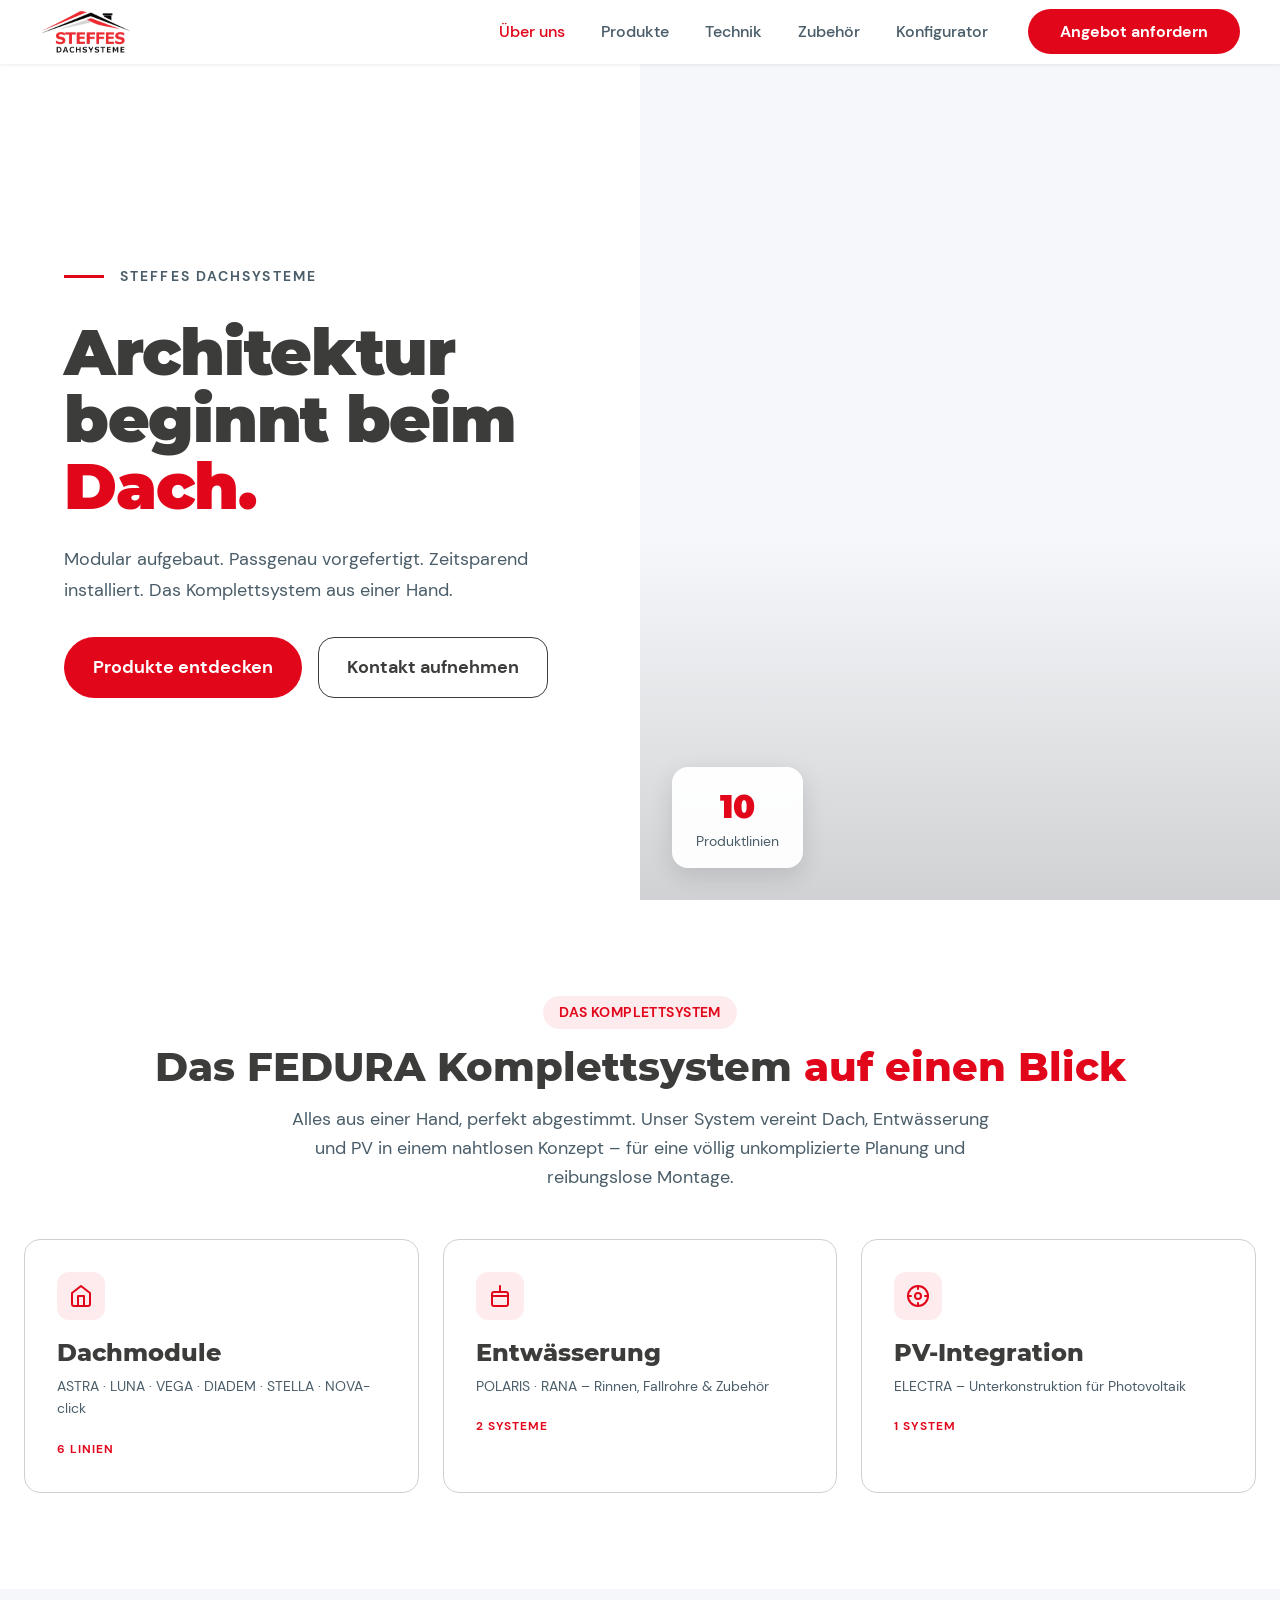
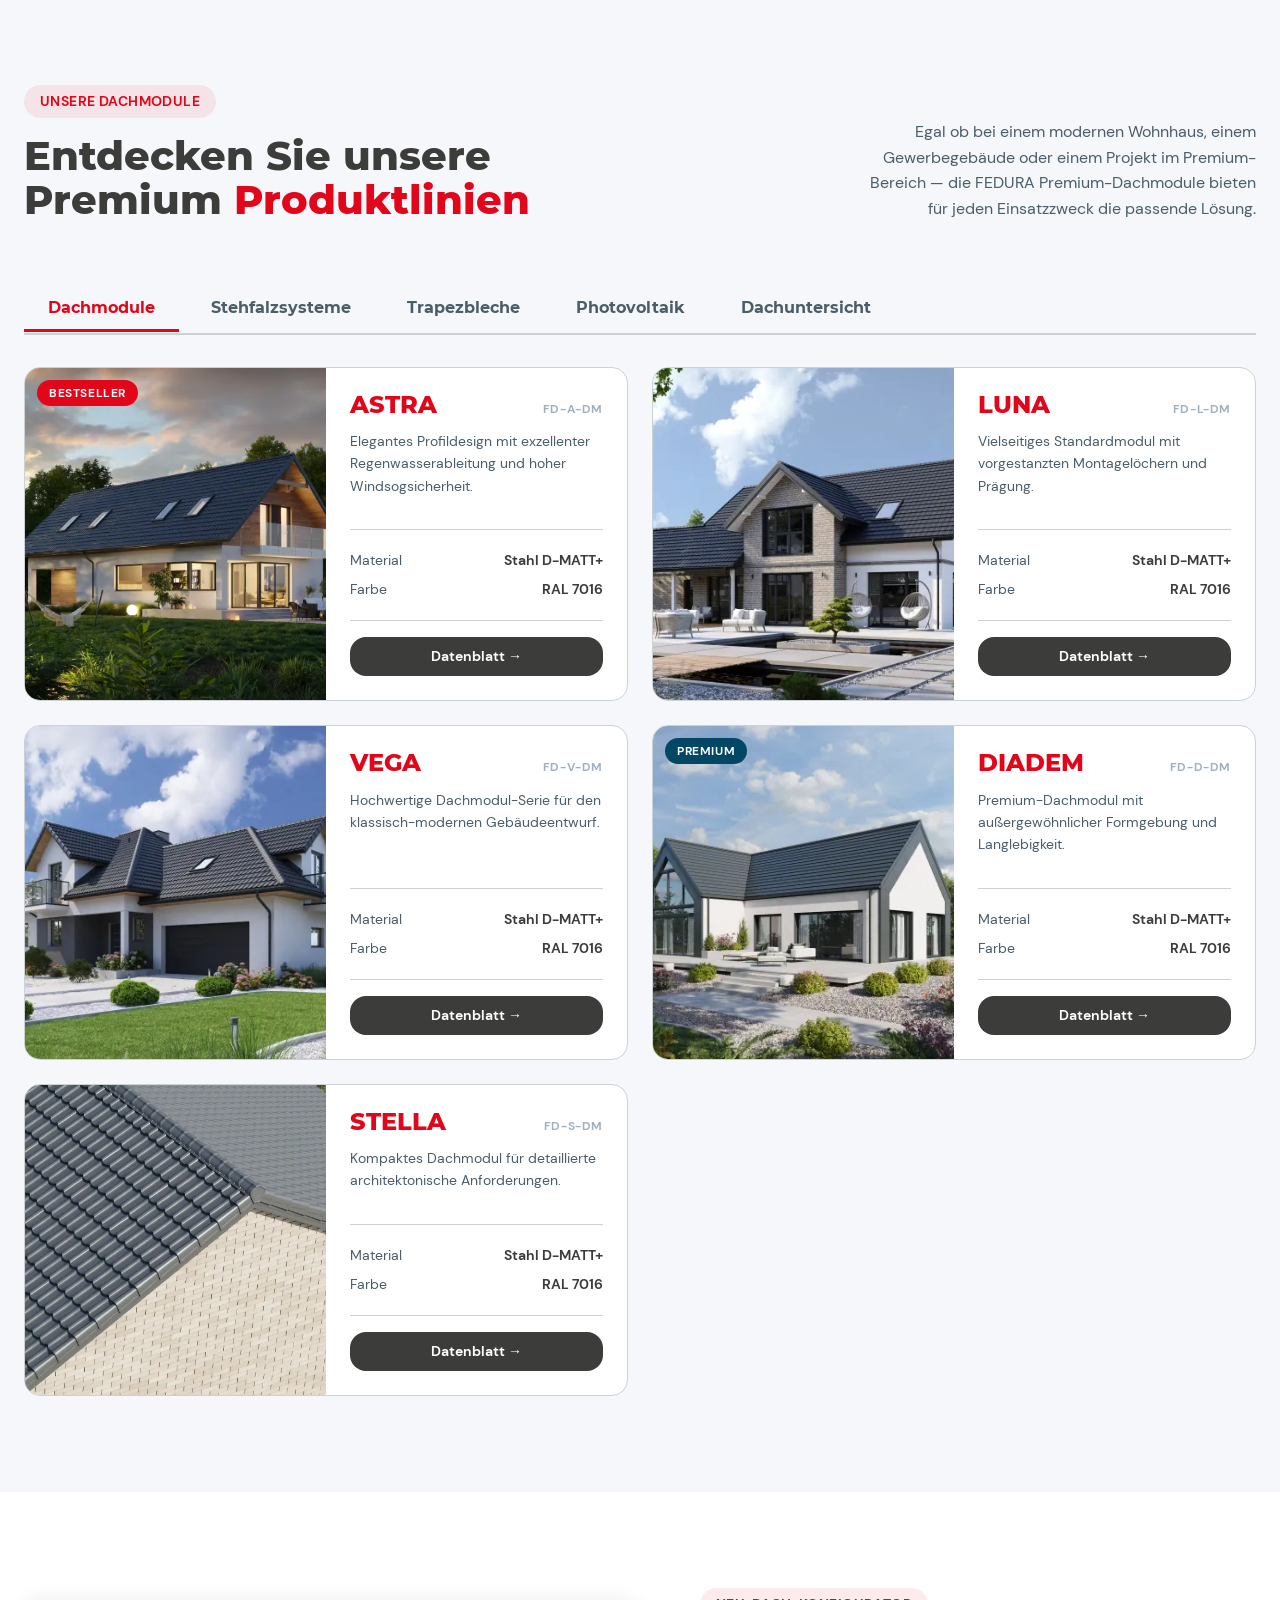
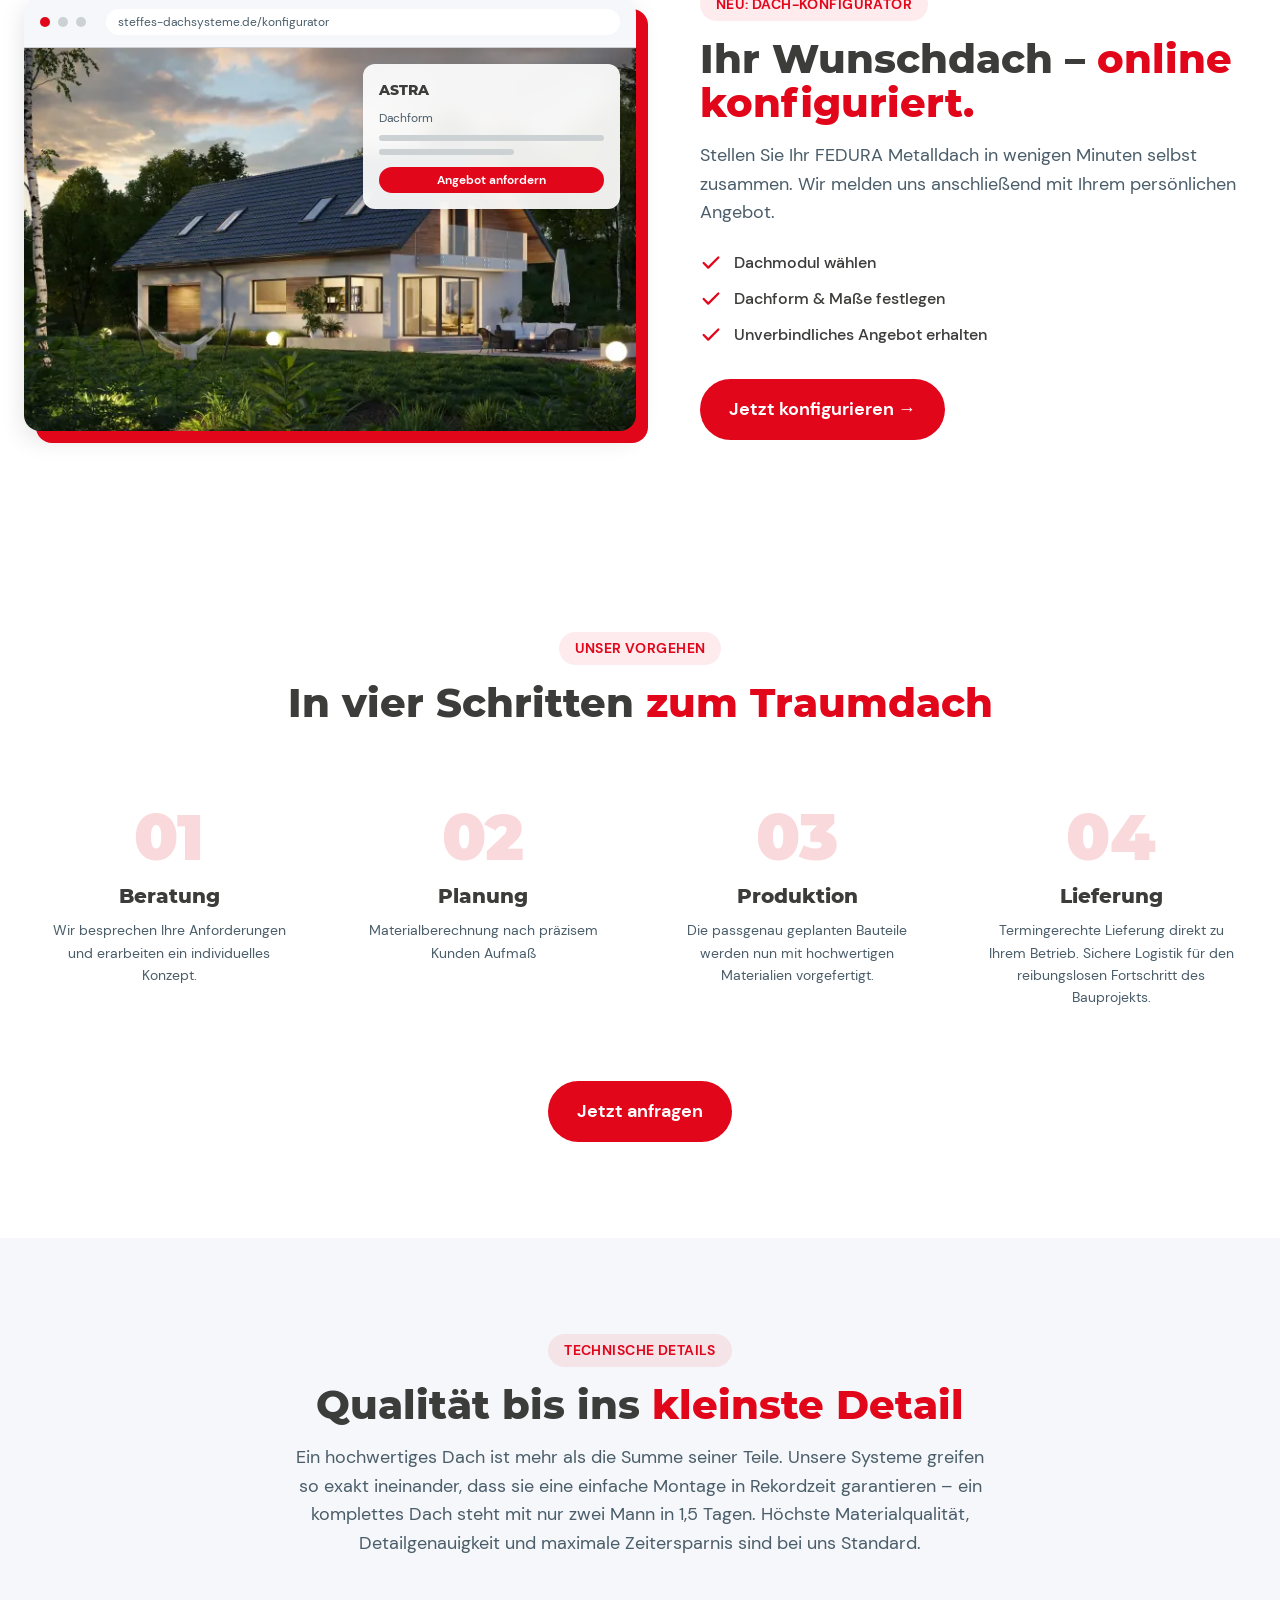
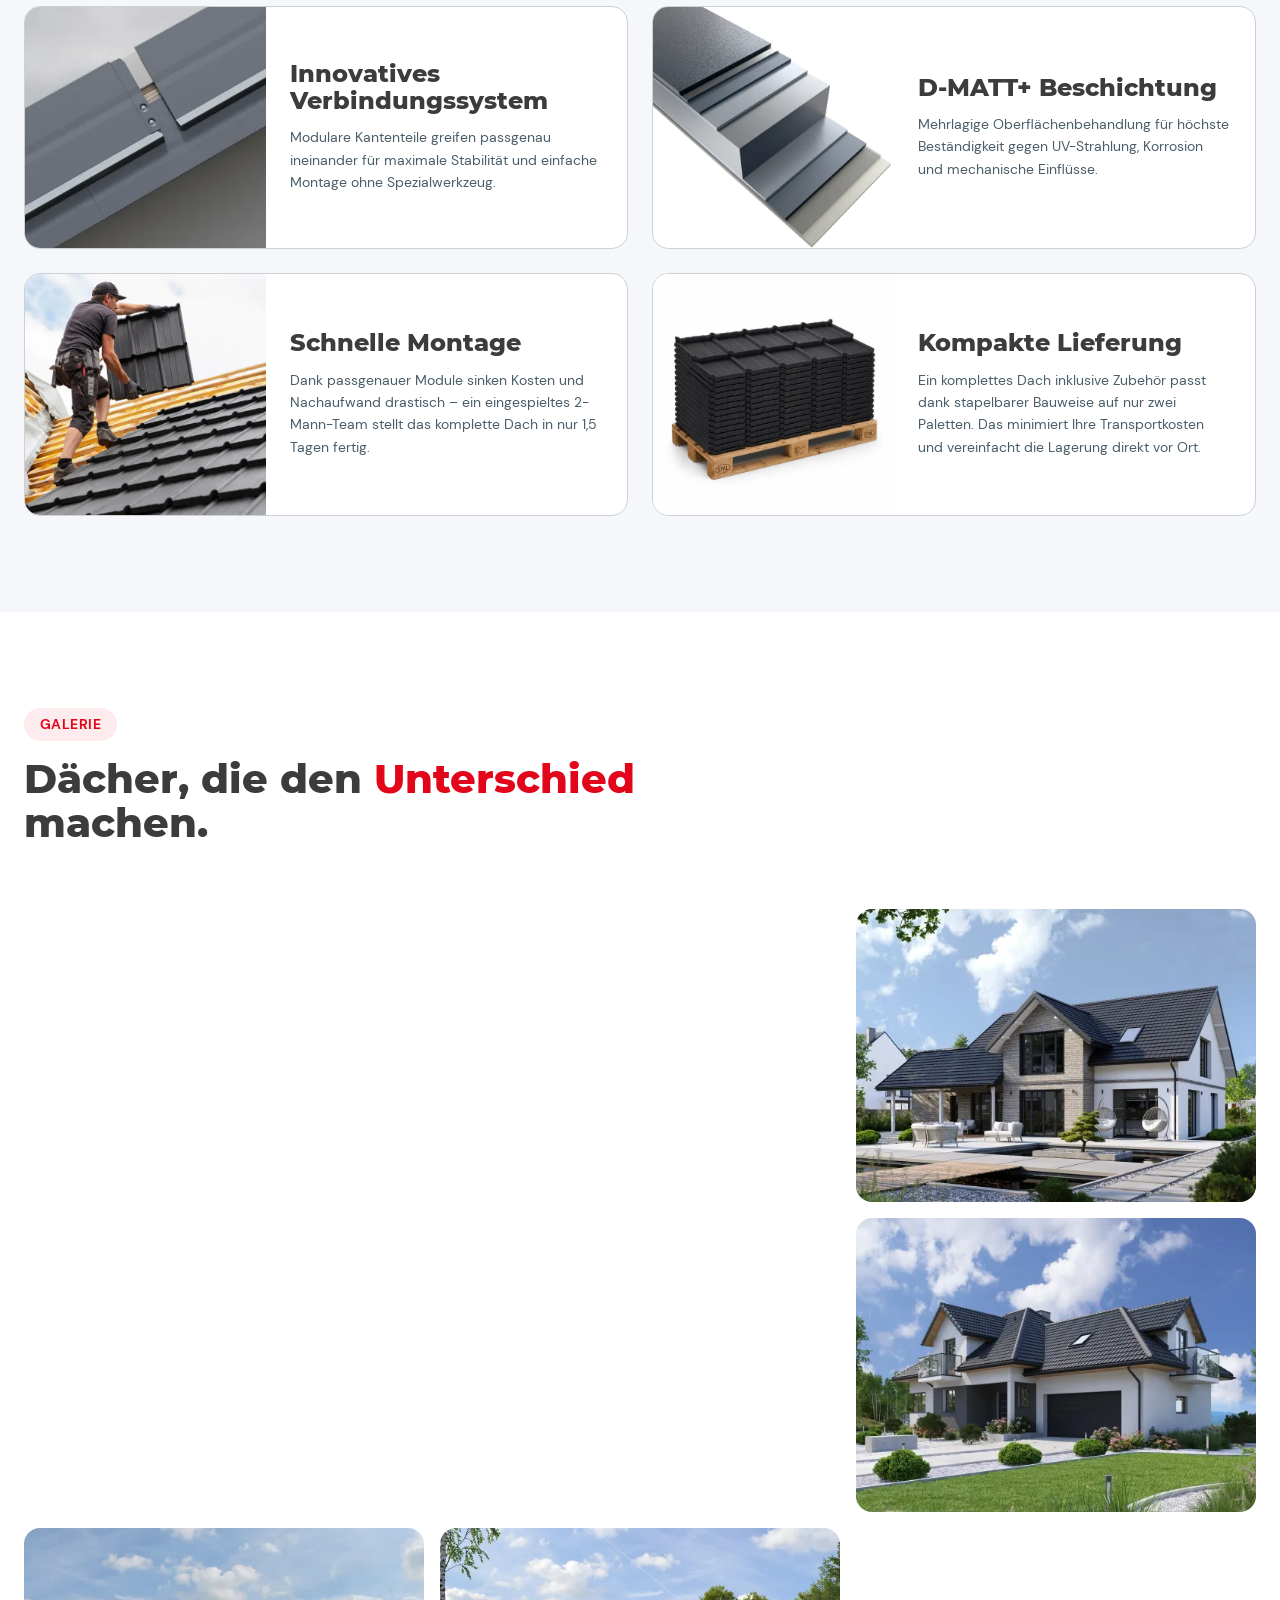
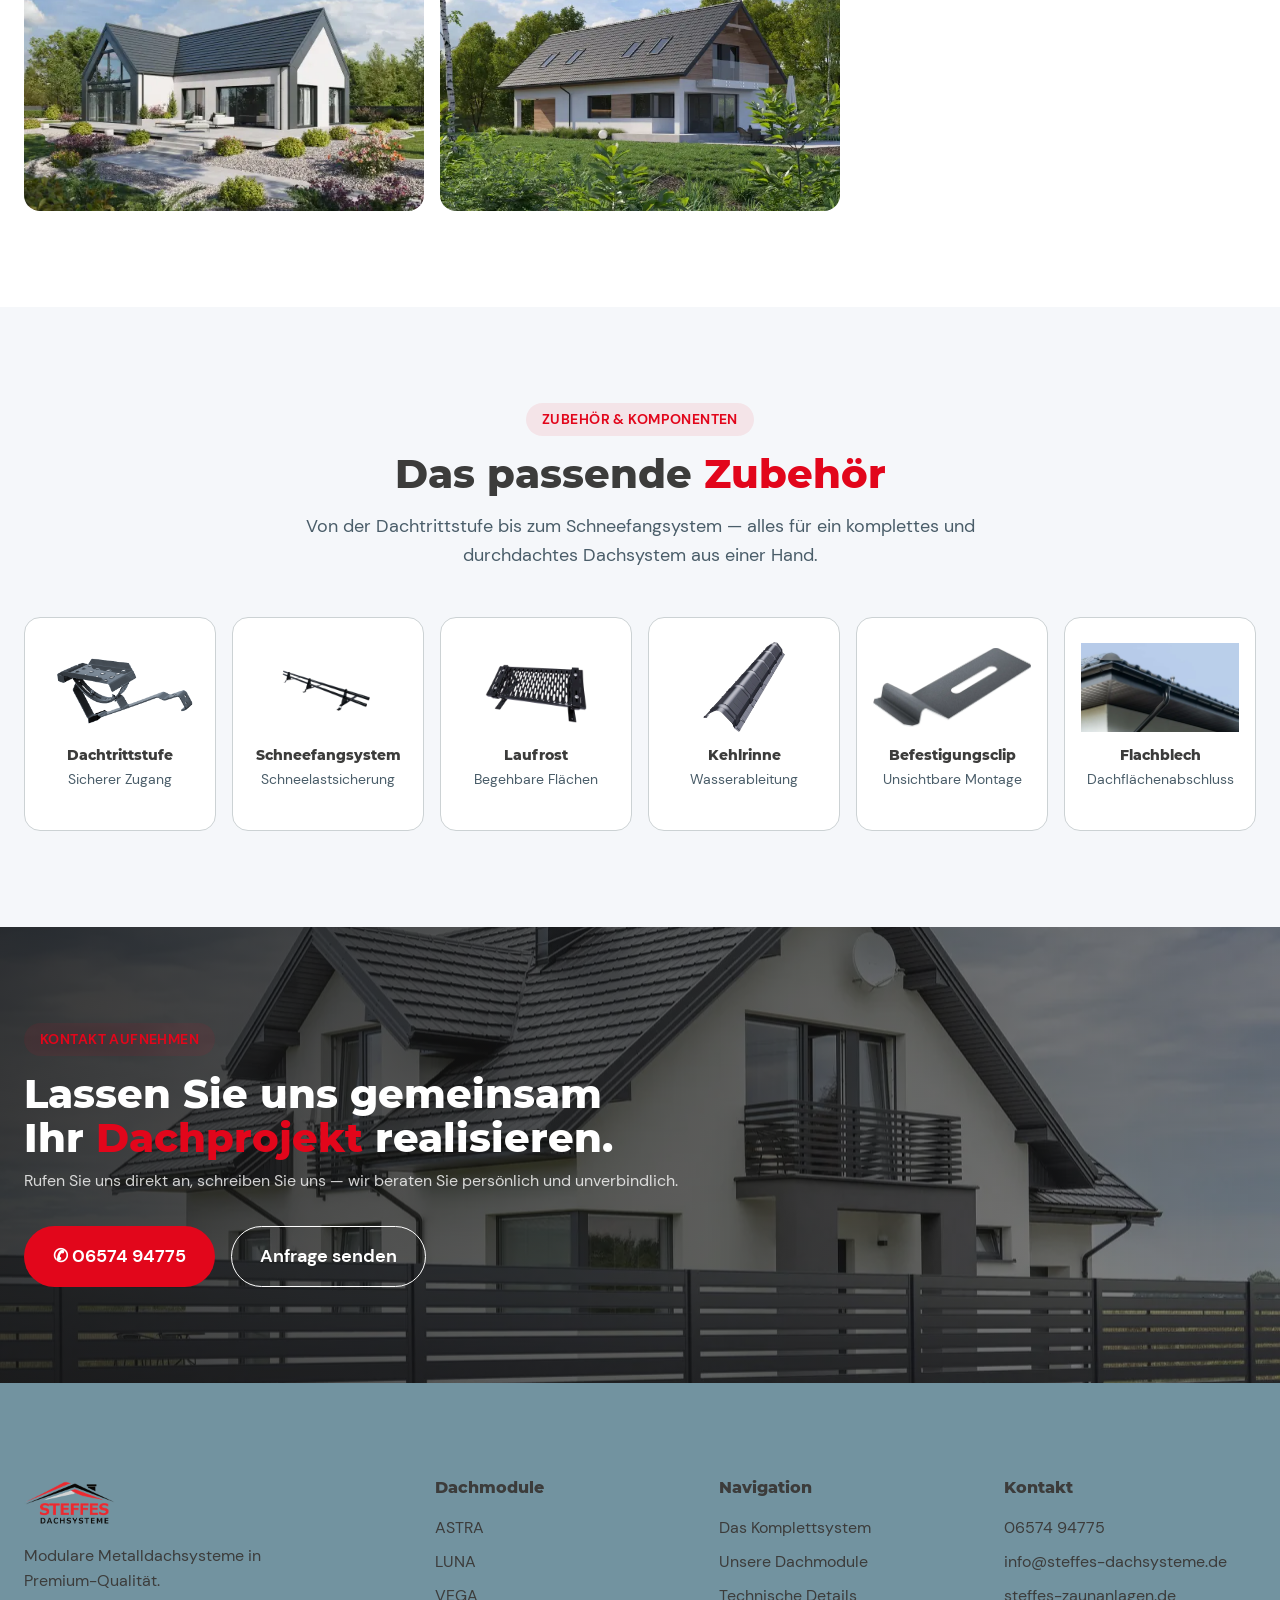
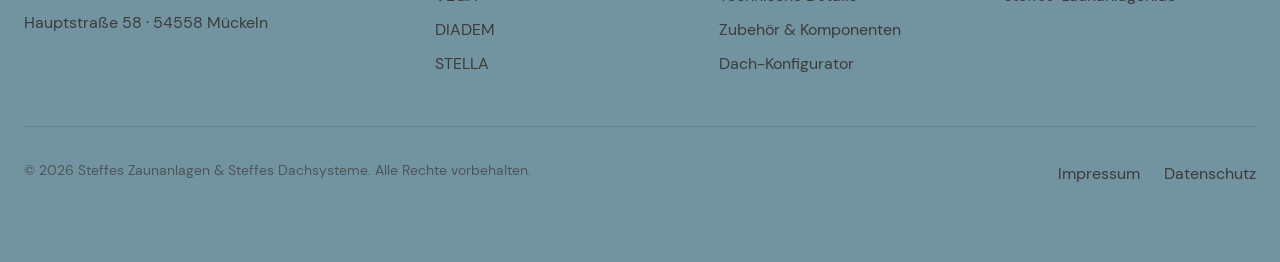
<file: index.html>
<!DOCTYPE html>
<html lang="de">
<head>
  <meta charset="UTF-8">
  <meta name="viewport" content="width=device-width, initial-scale=1.0">
  <meta name="description" content="Steffes Dachsysteme – Deutsche Handwerksqualität für modulare Metalldächer. Robust, langlebig und passgenau.">
  <title>Steffes Dachsysteme | Architektur beginnt beim Dach</title>
  <link rel="stylesheet" href="styles.css?v=20261111">

  <!-- Favicon -->
  <link rel="icon" type="image/png" href="images/Steffes-dachsysteme-favicon-192px.png">
  <link rel="apple-touch-icon" href="images/Steffes-dachsysteme-favicon-192px.png">

  <!-- Canonical -->
  <link rel="canonical" href="https://steffes-dachsysteme.de/">

  <!-- Open Graph -->
  <meta property="og:type" content="website">
  <meta property="og:url" content="https://steffes-dachsysteme.de/">
  <meta property="og:title" content="Steffes Dachsysteme | Modulare Metalldächer in Premium-Qualität">
  <meta property="og:description" content="Deutsche Handwerksqualität für modulare Metalldächer. Robust, langlebig und passgenau – das FEDURA Komplettsystem aus einer Hand.">
  <meta property="og:image" content="https://steffes-dachsysteme.de/images/ASTRA-Dachmodule_Ambiente-05.webp">

  <!-- Twitter Card -->
  <meta name="twitter:card" content="summary_large_image">
  <meta name="twitter:title" content="Steffes Dachsysteme | Modulare Metalldächer">
  <meta name="twitter:description" content="Deutsche Handwerksqualität für modulare Metalldächer. Das FEDURA Komplettsystem aus einer Hand.">
  <meta name="twitter:image" content="https://steffes-dachsysteme.de/images/ASTRA-Dachmodule_Ambiente-05.webp">

  <!-- Schema.org LocalBusiness -->
  <script type="application/ld+json">
  {
    "@context": "https://schema.org",
    "@type": "LocalBusiness",
    "name": "Steffes Dachsysteme",
    "image": "https://steffes-dachsysteme.de/images/Steffes-dachsysteme-favicon-192px.png",
    "description": "Deutsche Handwerksqualität für modulare Metalldächer. Robust, langlebig und passgenau.",
    "url": "https://steffes-dachsysteme.de",
    "telephone": "+49657494775",
    "email": "info@steffes-dachsysteme.de",
    "address": {
      "@type": "PostalAddress",
      "streetAddress": "Hauptstraße 58",
      "addressLocality": "Mückeln",
      "postalCode": "54558",
      "addressCountry": "DE"
    }
  }
  </script>
</head>
<body>

  <nav class="nav" id="main-nav">
    <div class="nav__inner">
      <a href="#" class="nav__logo" id="logo-link">
        <img src="images/Steffes-Dachsysteme-Logo-144.webp" alt="Steffes Dachsysteme Logo" width="273" height="144">
      </a>
      <ul class="nav__links" id="nav-links">
        <li><a href="#ueber" class="nav__link">Über uns</a></li>
        <li><a href="#produkte" class="nav__link">Produkte</a></li>
        <li><a href="#technik" class="nav__link">Technik</a></li>
        <li><a href="#zubehoer" class="nav__link">Zubehör</a></li>
        <li><a href="konfigurator.html" class="nav__link">Konfigurator</a></li>
        <li><a href="#kontakt" class="nav__cta">Angebot anfordern</a></li>
      </ul>
      <a href="konfigurator.html" class="nav__config-btn"><svg width="18" height="18" viewBox="0 0 24 24" fill="none" stroke="currentColor" stroke-width="2.2" stroke-linecap="round" stroke-linejoin="round" aria-hidden="true"><line x1="4" y1="21" x2="4" y2="14"/><line x1="4" y1="10" x2="4" y2="3"/><line x1="12" y1="21" x2="12" y2="12"/><line x1="12" y1="8" x2="12" y2="3"/><line x1="20" y1="21" x2="20" y2="16"/><line x1="20" y1="12" x2="20" y2="3"/><line x1="1" y1="14" x2="7" y2="14"/><line x1="9" y1="8" x2="15" y2="8"/><line x1="17" y1="16" x2="23" y2="16"/></svg><span>Konfigurator</span></a>
      <button class="nav__toggle" id="nav-toggle" aria-label="Menü öffnen">
        <span></span><span></span><span></span>
      </button>
    </div>
    <div class="nav__mobile" id="mobile-menu">
      <a href="#ueber" class="nav__mobile-link">Über uns</a>
      <a href="#produkte" class="nav__mobile-link">Produkte</a>
      <a href="#technik" class="nav__mobile-link">Technik</a>
      <a href="#zubehoer" class="nav__mobile-link">Zubehör</a>
      <a href="konfigurator.html" class="nav__mobile-link">Konfigurator</a>
      <a href="#kontakt" class="nav__mobile-link nav__cta">Angebot anfordern</a>
    </div>
  </nav>

  <!-- ===== HERO POPUP ===== -->
  <div class="hero-popup hero-popup--off" id="hero-popup" role="dialog" aria-modal="true" aria-label="Geänderte Öffnungszeiten">
    <div class="hero-popup__backdrop" id="hero-popup-backdrop"></div>
    <div class="hero-popup__box">
      <button class="hero-popup__close" id="hero-popup-close" aria-label="Popup schließen" type="button">&times;</button>
      <img loading="lazy" decoding="async" src="images/Hinweis-Oeffnungszeiten-Juli.png" alt="Geänderte Öffnungszeiten vom 6. bis 17. Juli" class="hero-popup__img">
    </div>
  </div>

  <!-- ===== HERO ===== -->
  <header class="hero-split" id="hero">
    <div class="hero-split__content">
      <div class="hero-split__inner">
        <div class="hero-split__kicker animate-in">
          <div class="kicker-line"></div>
          <span>STEFFES DACHSYSTEME</span>
        </div>
        <h1 class="hero-split__title animate-in">
          Architektur<br>
          beginnt beim<br>
          <span class="text-brand">Dach.</span>
        </h1>
        <p class="hero-split__desc animate-in">
          Modular aufgebaut. Passgenau vorgefertigt. Zeitsparend installiert.
          Das Komplettsystem aus einer Hand.
        </p>
        <div class="hero-split__actions animate-in">
          <a href="#produkte" class="btn btn--brand btn--large" id="hero-cta">Produkte entdecken</a>
          <a href="#kontakt" class="btn btn--outline btn--large" id="hero-contact">Kontakt aufnehmen</a>
        </div>
      </div>
    </div>
    <div class="hero-split__media">
      <img src="images/ASTRA-Dachmodule_Ambiente-05.webp" srcset="images/ASTRA-Dachmodule_Ambiente-05-640.webp 640w, images/ASTRA-Dachmodule_Ambiente-05-1280.webp 1280w, images/ASTRA-Dachmodule_Ambiente-05.webp 1920w" sizes="(max-width: 1024px) 100vw, 50vw" width="1920" height="1420" fetchpriority="high" decoding="async" alt="ASTRA Dachmodule" class="hero-split__img">
      <div class="hero-split__media-overlay"></div>
      <div class="hero-split__floating-badge glass-card animate-in">
        <span class="floating-badge__number">10</span>
        <span class="floating-badge__label">Produktlinien</span>
      </div>
    </div>
  </header>

  <!-- ===== STATS BAR ===== -->
  <section class="badge-bar" id="ueber">
    <div class="container">
      <div class="badge-bar__grid">
        <div class="badge-bar__item animate-in"><div class="badge-bar__number" data-target="35">0</div><div class="badge-bar__text">Jahre<br>Erfahrung</div></div>
        <div class="badge-bar__divider"></div>
        <div class="badge-bar__item animate-in"><div class="badge-bar__number" data-target="4000">0</div><div class="badge-bar__text">Zufriedene<br>Kunden</div></div>
        <div class="badge-bar__divider"></div>
        <div class="badge-bar__item animate-in"><div class="badge-bar__number" data-target="3500">0</div><div class="badge-bar__text">Realisierte<br>Projekte</div></div>
        <div class="badge-bar__divider"></div>
        <div class="badge-bar__item animate-in"><div class="badge-bar__number" data-target="15">0</div><div class="badge-bar__text">Passionierte<br>Mitarbeiter</div></div>
      </div>
    </div>
  </section>

  <!-- ===== KOMPLETTSYSTEM ÜBERSICHT ===== -->
  <section class="section section--light" id="komplettsystem">
    <div class="container">
      <div class="section-header text-center animate-in">
        <span class="section-header__tag">Das Komplettsystem</span>
        <h2>Das FEDURA Komplettsystem <span class="text-brand">auf einen Blick</span></h2>
        <p class="section-header__desc">Alles aus einer Hand, perfekt abgestimmt. Unser System vereint Dach, Entwässerung und PV in einem nahtlosen Konzept – für eine völlig unkomplizierte Planung und reibungslose Montage.</p>
      </div>
      <div class="overview-grid">
        <div class="overview-card animate-in">
          <div class="overview-card__body">
            <div class="overview-card__icon">
              <svg width="24" height="24" viewBox="0 0 24 24" fill="none" stroke="currentColor" stroke-width="2" stroke-linecap="round" stroke-linejoin="round"><path d="M3 9l9-7 9 7v11a2 2 0 0 1-2 2H5a2 2 0 0 1-2-2z"/><polyline points="9 22 9 12 15 12 15 22"/></svg>
            </div>
            <h4>Dachmodule</h4>
            <p class="overview-card__list">ASTRA · LUNA · VEGA · DIADEM · STELLA · NOVA-click</p>
            <span class="overview-card__count">6 LINIEN</span>
          </div>
        </div>
        <div class="overview-card animate-in">
          <div class="overview-card__body">
            <div class="overview-card__icon">
              <svg width="24" height="24" viewBox="0 0 24 24" fill="none" stroke="currentColor" stroke-width="2" stroke-linecap="round" stroke-linejoin="round"><path d="M12 2v6"/><path d="M12 8H6a2 2 0 0 0-2 2v2h16v-2a2 2 0 0 0-2-2h-6z"/><path d="M4 12v8a2 2 0 0 0 2 2h12a2 2 0 0 0 2-2v-8"/></svg>
            </div>
            <h4>Entwässerung</h4>
            <p class="overview-card__list">POLARIS · RANA – Rinnen, Fallrohre & Zubehör</p>
            <span class="overview-card__count">2 SYSTEME</span>
          </div>
        </div>
        <div class="overview-card animate-in">
          <div class="overview-card__body">
            <div class="overview-card__icon">
              <svg width="24" height="24" viewBox="0 0 24 24" fill="none" stroke="currentColor" stroke-width="2" stroke-linecap="round" stroke-linejoin="round"><circle cx="12" cy="12" r="10"/><circle cx="12" cy="12" r="3"/><line x1="12" y1="2" x2="12" y2="5"/><line x1="12" y1="19" x2="12" y2="22"/><line x1="2" y1="12" x2="5" y2="12"/><line x1="19" y1="12" x2="22" y2="12"/></svg>
            </div>
            <h4>PV-Integration</h4>
            <p class="overview-card__list">ELECTRA – Unterkonstruktion für Photovoltaik</p>
            <span class="overview-card__count">1 SYSTEM</span>
          </div>
        </div>
      </div>
    </div>
  </section>

  <!-- ===== PREMIUM PRODUKTLINIEN ===== -->
  <section class="section section--gray" id="produkte">
    <div class="container">
      <div class="section-header animate-in">
        <div class="section-header__left">
          <span class="section-header__tag">Unsere Dachmodule</span>
          <h2>Entdecken Sie unsere Premium <span class="text-brand">Produktlinien</span></h2>
        </div>
        <p class="section-header__right-text">Egal ob bei einem modernen Wohnhaus, einem Gewerbegebäude oder einem Projekt im Premium-Bereich — die FEDURA Premium-Dachmodule bieten für jeden Einsatzzweck die passende Lösung.</p>
      </div>
      <div class="product-tabs">
        <div class="product-tabs__nav animate-in">
          <button class="product-tab active" data-tab="dachmodule">Dachmodule</button>
          <button class="product-tab" data-tab="stehfalz">Stehfalzsysteme</button>
          <button class="product-tab" data-tab="trapezbleche">Trapezbleche</button>
          <button class="product-tab" data-tab="photovoltaik">Photovoltaik</button>
          <button class="product-tab" data-tab="dachuntersicht">Dachuntersicht</button>
        </div>

        <div class="product-tabs__content active" id="tab-dachmodule">
          <div class="product-grid">
            <article class="product-tile animate-in" id="tile-astra">
              <div class="product-tile__img-wrap"><img src="images/ASTRA_Dachmodul_Ambiente-01.webp" srcset="images/ASTRA_Dachmodul_Ambiente-01-640.webp 640w, images/ASTRA_Dachmodul_Ambiente-01-1280.webp 1280w, images/ASTRA_Dachmodul_Ambiente-01.webp 1920w" sizes="(max-width: 768px) 100vw, (max-width: 1024px) 50vw, 320px" width="1920" height="1358" loading="lazy" decoding="async" alt="ASTRA" class="product-tile__img"><div class="product-tile__badge">Bestseller</div></div>
              <div class="product-tile__info"><div class="product-tile__header"><h3>ASTRA</h3><span class="product-tile__code">FD-A-DM</span></div><p>Elegantes Profildesign mit exzellenter Regenwasserableitung und hoher Windsogsicherheit.</p><div class="product-tile__specs"><div class="spec"><span class="spec__label">Material</span><span class="spec__value">Stahl D-MATT+</span></div><div class="spec"><span class="spec__label">Farbe</span><span class="spec__value">RAL 7016</span></div></div><a href="Kataloge/P-KA_AOS004_Metalldach_Layout_AS_2026-03-04.pdf" target="_blank" rel="noopener noreferrer" class="btn btn--primary btn--small">Datenblatt →</a></div>
            </article>
            <article class="product-tile animate-in" id="tile-luna">
              <div class="product-tile__img-wrap"><img src="images/LUNA_Dachmodul_Ambiente_01.webp" srcset="images/LUNA_Dachmodul_Ambiente_01-640.webp 640w, images/LUNA_Dachmodul_Ambiente_01-1280.webp 1280w, images/LUNA_Dachmodul_Ambiente_01.webp 1920w" sizes="(max-width: 768px) 100vw, (max-width: 1024px) 50vw, 320px" width="1920" height="1161" loading="lazy" decoding="async" alt="LUNA" class="product-tile__img"></div>
              <div class="product-tile__info"><div class="product-tile__header"><h3>LUNA</h3><span class="product-tile__code">FD-L-DM</span></div><p>Vielseitiges Standardmodul mit vorgestanzten Montagelöchern und Prägung.</p><div class="product-tile__specs"><div class="spec"><span class="spec__label">Material</span><span class="spec__value">Stahl D-MATT+</span></div><div class="spec"><span class="spec__label">Farbe</span><span class="spec__value">RAL 7016</span></div></div><a href="Kataloge/P-KA_AOS004_Metalldach_Layout_AS_2026-03-04.pdf" target="_blank" rel="noopener noreferrer" class="btn btn--primary btn--small">Datenblatt →</a></div>
            </article>
            <article class="product-tile animate-in" id="tile-vega">
              <div class="product-tile__img-wrap"><img src="images/VEGA_Dachmodul_Ambiente-02.webp" srcset="images/VEGA_Dachmodul_Ambiente-02-640.webp 640w, images/VEGA_Dachmodul_Ambiente-02-1280.webp 1280w, images/VEGA_Dachmodul_Ambiente-02.webp 1920w" sizes="(max-width: 768px) 100vw, (max-width: 1024px) 50vw, 320px" width="1920" height="1161" loading="lazy" decoding="async" alt="VEGA" class="product-tile__img"></div>
              <div class="product-tile__info"><div class="product-tile__header"><h3>VEGA</h3><span class="product-tile__code">FD-V-DM</span></div><p>Hochwertige Dachmodul-Serie für den klassisch-modernen Gebäudeentwurf.</p><div class="product-tile__specs"><div class="spec"><span class="spec__label">Material</span><span class="spec__value">Stahl D-MATT+</span></div><div class="spec"><span class="spec__label">Farbe</span><span class="spec__value">RAL 7016</span></div></div><a href="Kataloge/P-KA_AOS004_Metalldach_Layout_AS_2026-03-04.pdf" target="_blank" rel="noopener noreferrer" class="btn btn--primary btn--small">Datenblatt →</a></div>
            </article>
            <article class="product-tile animate-in" id="tile-diadem">
              <div class="product-tile__img-wrap"><img src="images/DIADEM_Dachmodul_Ambiente-01.webp" srcset="images/DIADEM_Dachmodul_Ambiente-01-640.webp 640w, images/DIADEM_Dachmodul_Ambiente-01-1280.webp 1280w, images/DIADEM_Dachmodul_Ambiente-01.webp 1920w" sizes="(max-width: 768px) 100vw, (max-width: 1024px) 50vw, 320px" width="1920" height="1080" loading="lazy" decoding="async" alt="DIADEM" class="product-tile__img"><div class="product-tile__badge product-tile__badge--teal">Premium</div></div>
              <div class="product-tile__info"><div class="product-tile__header"><h3>DIADEM</h3><span class="product-tile__code">FD-D-DM</span></div><p>Premium-Dachmodul mit außergewöhnlicher Formgebung und Langlebigkeit.</p><div class="product-tile__specs"><div class="spec"><span class="spec__label">Material</span><span class="spec__value">Stahl D-MATT+</span></div><div class="spec"><span class="spec__label">Farbe</span><span class="spec__value">RAL 7016</span></div></div><a href="Kataloge/P-KA_AOS004_Metalldach_Layout_AS_2026-03-04.pdf" target="_blank" rel="noopener noreferrer" class="btn btn--primary btn--small">Datenblatt →</a></div>
            </article>
            <article class="product-tile animate-in" id="tile-stella">
              <div class="product-tile__img-wrap"><img src="images/STELLA_Dachmodul_Ambiente_Detail-02.webp" srcset="images/STELLA_Dachmodul_Ambiente_Detail-02-640.webp 640w, images/STELLA_Dachmodul_Ambiente_Detail-02-1280.webp 1280w, images/STELLA_Dachmodul_Ambiente_Detail-02.webp 1920w" sizes="(max-width: 768px) 100vw, (max-width: 1024px) 50vw, 320px" width="1920" height="1538" loading="lazy" decoding="async" alt="STELLA" class="product-tile__img"></div>
              <div class="product-tile__info"><div class="product-tile__header"><h3>STELLA</h3><span class="product-tile__code">FD-S-DM</span></div><p>Kompaktes Dachmodul für detaillierte architektonische Anforderungen.</p><div class="product-tile__specs"><div class="spec"><span class="spec__label">Material</span><span class="spec__value">Stahl D-MATT+</span></div><div class="spec"><span class="spec__label">Farbe</span><span class="spec__value">RAL 7016</span></div></div><a href="Kataloge/P-KA_AOS004_Metalldach_Layout_AS_2026-03-04.pdf" target="_blank" rel="noopener noreferrer" class="btn btn--primary btn--small">Datenblatt →</a></div>
            </article>
          </div>
        </div>

        <div class="product-tabs__content" id="tab-stehfalz">
          <div class="product-grid">
            <article class="product-tile animate-in" id="tile-nova">
              <div class="product-tile__img-wrap"><img src="images/NOVA-click_Stehfalz_Ambiente-01.webp" srcset="images/NOVA-click_Stehfalz_Ambiente-01-640.webp 640w, images/NOVA-click_Stehfalz_Ambiente-01-1280.webp 1280w, images/NOVA-click_Stehfalz_Ambiente-01.webp 1920w" sizes="(max-width: 768px) 100vw, (max-width: 1024px) 50vw, 320px" width="1920" height="1152" loading="lazy" decoding="async" alt="NOVA-click" class="product-tile__img"><div class="product-tile__badge">Innovation</div></div>
              <div class="product-tile__info"><div class="product-tile__header"><h3>NOVA-click</h3><span class="product-tile__code">Stehfalz</span></div><p>Innovatives Click-System für schnelle Montage. Erhältlich in Standard, Trapez und Mikrowellen-Profil.</p><div class="product-tile__specs"><div class="spec"><span class="spec__label">System</span><span class="spec__value">Click-Verbindung</span></div><div class="spec"><span class="spec__label">Profile</span><span class="spec__value">6 Varianten</span></div></div><a href="Kataloge/NOVA Click.pdf" target="_blank" rel="noopener noreferrer" class="btn btn--primary btn--small">Datenblatt →</a></div>
            </article>
          </div>
        </div>

         <div class="product-tabs__content" id="tab-trapezbleche">
          <div class="product-grid">
            <article class="product-tile animate-in" id="tile-trapez">
              <div class="product-tile__img-wrap"><img src="images/trapezbleche.webp" srcset="images/trapezbleche.webp 610w" sizes="(max-width: 768px) 100vw, (max-width: 1024px) 50vw, 320px" width="610" height="696" loading="lazy" decoding="async" alt="Trapezbleche" class="product-tile__img"><div class="product-tile__badge">Innovation</div></div>
              <div class="product-tile__info"><div class="product-tile__header"><h3>Trapezbleche</h3><span class="product-tile__code">TRB/FEB</span></div><p>Robuste Profilbleche für hohe Tragfähigkeit. Erhältlich als Dach- und Fassadenprofil in verschiedenen Trapez- und Wellenformen.</p><div class="product-tile__specs"><div class="spec"><span class="spec__label">Befestigung</span><span class="spec__value">Profile</span></div><div class="spec"><span class="spec__label">Garantie</span><span class="spec__value">30 Jahre</span></div></div><a href="Kataloge/P-KA_AOS004_Metalldach_Layout_AS_2026-03-04.pdf" target="_blank" rel="noopener noreferrer" class="btn btn--primary btn--small">Datenblatt →</a></div>
            </article>
          </div>
        </div>

        <div class="product-tabs__content" id="tab-photovoltaik">
          <div class="product-grid">
            <article class="product-tile animate-in" id="tile-electra">
              <div class="product-tile__img-wrap"><img src="images/ELECTRA_Unterkonsturktion-PV-Anlage_Ambiente-01.webp" srcset="images/ELECTRA_Unterkonsturktion-PV-Anlage_Ambiente-01-640.webp 640w, images/ELECTRA_Unterkonsturktion-PV-Anlage_Ambiente-01-1280.webp 1280w, images/ELECTRA_Unterkonsturktion-PV-Anlage_Ambiente-01.webp 1920w" sizes="(max-width: 768px) 100vw, (max-width: 1024px) 50vw, 320px" width="1920" height="1079" loading="lazy" decoding="async" alt="ELECTRA" class="product-tile__img"><div class="product-tile__badge product-tile__badge--teal">Solar</div></div>
              <div class="product-tile__info"><div class="product-tile__header"><h3>ELECTRA</h3><span class="product-tile__code">PV-Integration</span></div><p>Professionelle Unterkonstruktion für nahtlose Integration von Photovoltaik-Anlagen.</p><div class="product-tile__specs"><div class="spec"><span class="spec__label">Typ</span><span class="spec__value">PV-Unterkonstruktion</span></div><div class="spec"><span class="spec__label">Kompatibel</span><span class="spec__value">Alle Module</span></div></div><a href="Kataloge/P-KA_AOS004_Metalldach_Layout_AS_2026-03-04.pdf" target="_blank" rel="noopener noreferrer" class="btn btn--primary btn--small">Details →</a></div>
          </div>
        </div>
 <div class="product-tabs__content" id="tab-dachuntersicht">
          <div class="product-grid">
            
            <article class="product-tile animate-in" id="tile-mira">
              <div class="product-tile__img-wrap"><img src="images/MIRA_Stahldachuntersicht_Ambiente-01.webp" srcset="images/MIRA_Stahldachuntersicht_Ambiente-01-640.webp 640w, images/MIRA_Stahldachuntersicht_Ambiente-01-1280.webp 1280w, images/MIRA_Stahldachuntersicht_Ambiente-01.webp 1920w" sizes="(max-width: 768px) 100vw, (max-width: 1024px) 50vw, 320px" width="1920" height="1161" loading="lazy" decoding="async" alt="MIRA" class="product-tile__img"></div>
              <div class="product-tile__info"><div class="product-tile__header"><h3>MIRA</h3><span class="product-tile__code">Untersicht</span></div><p>Stahldachuntersicht mit Grund- und Belüftungspaneelen für perfekten Abschluss.</p><div class="product-tile__specs"><div class="spec"><span class="spec__label">Typ</span><span class="spec__value">Untersicht-Paneel</span></div><div class="spec"><span class="spec__label">Paneele</span><span class="spec__value">Grund + Belüftung</span></div></div><a href="Kataloge/P-KA_AOS004_Metalldach_Layout_AS_2026-03-04.pdf" target="_blank" rel="noopener noreferrer" class="btn btn--primary btn--small">Details →</a></div>
            </article>

      </div>
    </div>
  </section>

  <!-- ===== KONFIGURATOR TEASER ===== -->
  <section class="section section--light" id="konfigurator-teaser">
    <div class="container">
      <div class="config-split">
        <div class="browser-mockup animate-in">
          <div class="browser-mockup__bar">
            <span class="browser-mockup__dot"></span><span class="browser-mockup__dot"></span><span class="browser-mockup__dot"></span>
            <span class="browser-mockup__url">steffes-dachsysteme.de/konfigurator</span>
          </div>
          <div class="browser-mockup__screen">
            <img src="images/ASTRA_Dachmodul_Ambiente-01.webp" srcset="images/ASTRA_Dachmodul_Ambiente-01-640.webp 640w, images/ASTRA_Dachmodul_Ambiente-01-1280.webp 1280w, images/ASTRA_Dachmodul_Ambiente-01.webp 1920w" sizes="(max-width: 1024px) 100vw, 620px" width="1920" height="1358" loading="lazy" decoding="async" alt="Vorschau des Dach-Konfigurators mit ASTRA Dachmodul">
            <div class="browser-mockup__panel" aria-hidden="true">
              <strong>ASTRA</strong>
              Dachform
              <div class="browser-mockup__line"></div>
              <div class="browser-mockup__line browser-mockup__line--short"></div>
              <div class="browser-mockup__btn">Angebot anfordern</div>
            </div>
          </div>
        </div>
        <div class="config-split__text animate-in">
          <span class="section-header__tag">Neu: Dach-Konfigurator</span>
          <h2>Ihr Wunschdach – <span class="text-brand">online konfiguriert.</span></h2>
          <p>Stellen Sie Ihr FEDURA Metalldach in wenigen Minuten selbst zusammen. Wir melden uns anschließend mit Ihrem persönlichen Angebot.</p>
          <ul class="config-teaser__checks">
            <li><svg width="22" height="22" viewBox="0 0 24 24" fill="none" stroke="currentColor" stroke-width="2.5" stroke-linecap="round" stroke-linejoin="round"><polyline points="20 6 9 17 4 12"/></svg>Dachmodul wählen</li>
            <li><svg width="22" height="22" viewBox="0 0 24 24" fill="none" stroke="currentColor" stroke-width="2.5" stroke-linecap="round" stroke-linejoin="round"><polyline points="20 6 9 17 4 12"/></svg>Dachform &amp; Maße festlegen</li>
            <li><svg width="22" height="22" viewBox="0 0 24 24" fill="none" stroke="currentColor" stroke-width="2.5" stroke-linecap="round" stroke-linejoin="round"><polyline points="20 6 9 17 4 12"/></svg>Unverbindliches Angebot erhalten</li>
          </ul>
          <a href="konfigurator.html" class="btn btn--brand btn--large">Jetzt konfigurieren →</a>
        </div>
      </div>
    </div>
  </section>

  <!-- ===== VIER SCHRITTE ZUM TRAUMDACH ===== -->
  <section class="section section--light" id="schritte">
    <div class="container">
      <div class="section-header text-center animate-in">
        <span class="section-header__tag">Unser Vorgehen</span>
        <h2>In vier Schritten <span class="text-brand">zum Traumdach</span></h2>
      </div>
      <div class="steps-grid">
        <div class="step-card animate-in">
          <span class="step-number">01</span>
          <h4>Beratung</h4>
          <p>Wir besprechen Ihre Anforderungen und erarbeiten ein individuelles Konzept.</p>
        </div>
        <div class="step-card animate-in">
          <span class="step-number">02</span>
          <h4>Planung</h4>
          <p>Materialberechnung nach präzisem Kunden Aufmaß</p>
        </div>
        <div class="step-card animate-in">
          <span class="step-number">03</span>
          <h4>Produktion</h4>
          <p>Die passgenau geplanten Bauteile werden nun mit hochwertigen Materialien vorgefertigt.</p>
        </div>
        <div class="step-card animate-in">
          <span class="step-number">04</span>
          <h4>Lieferung</h4>
          <p>Termingerechte Lieferung direkt zu Ihrem Betrieb. Sichere Logistik für den reibungslosen Fortschritt des Bauprojekts.</p>
        </div>
      </div>
      <div class="text-center animate-in" style="margin-top: var(--space-10);">
        <a href="#kontakt" class="btn btn--brand btn--large">Jetzt anfragen</a>
      </div>
    </div>
  </section>

  <!-- ===== TECHNIK / QUALITÄT ===== -->
  <section class="section section--gray" id="technik">
    <div class="container">
      <div class="section-header text-center animate-in">
        <span class="section-header__tag">Technische Details</span>
        <h2>Qualität bis ins <span class="text-brand">kleinste Detail</span></h2>
        <p class="section-header__desc">Ein hochwertiges Dach ist mehr als die Summe seiner Teile. Unsere Systeme greifen so exakt ineinander, dass sie eine einfache Montage in Rekordzeit garantieren – ein komplettes Dach steht mit nur zwei Mann in 1,5 Tagen. Höchste Materialqualität, Detailgenauigkeit und maximale Zeitersparnis sind bei uns Standard.</p>
      </div>
      <div class="tech-grid">
        <div class="tech-card animate-in"><div class="tech-card__img-wrap"><img src="images/Modulare-Kantenteile_Innovatives_Verbindungssystem_Detail-01.webp" srcset="images/Modulare-Kantenteile_Innovatives_Verbindungssystem_Detail-01-640.webp 640w, images/Modulare-Kantenteile_Innovatives_Verbindungssystem_Detail-01-1280.webp 1280w, images/Modulare-Kantenteile_Innovatives_Verbindungssystem_Detail-01.webp 1920w" sizes="(max-width: 768px) 100vw, (max-width: 1024px) 40vw, 260px" width="1920" height="1080" loading="lazy" decoding="async" alt="Verbindungssystem" class="tech-card__img"></div><div class="tech-card__content"><h4>Innovatives Verbindungssystem</h4><p>Modulare Kantenteile greifen passgenau ineinander für maximale Stabilität und einfache Montage ohne Spezialwerkzeug.</p></div></div>
        <div class="tech-card animate-in"><div class="tech-card__img-wrap"><img src="images/Schema_D-MATTPLUS-Beschichtung_Freisteller-01.webp" srcset="images/Schema_D-MATTPLUS-Beschichtung_Freisteller-01-640.webp 640w, images/Schema_D-MATTPLUS-Beschichtung_Freisteller-01-1280.webp 1280w, images/Schema_D-MATTPLUS-Beschichtung_Freisteller-01.webp 1920w" sizes="(max-width: 768px) 100vw, (max-width: 1024px) 40vw, 260px" width="1920" height="1920" loading="lazy" decoding="async" alt="D-MATT+ Beschichtung" class="tech-card__img"></div><div class="tech-card__content"><h4>D-MATT+ Beschichtung</h4><p>Mehrlagige Oberflächenbehandlung für höchste Beständigkeit gegen UV-Strahlung, Korrosion und mechanische Einflüsse.</p></div></div>
        <div class="tech-card animate-in"><div class="tech-card__img-wrap"><img src="images/Montage_Dach.webp" srcset="images/Montage_Dach-640.webp 640w, images/Montage_Dach.webp 759w" sizes="(max-width: 768px) 100vw, (max-width: 1024px) 40vw, 260px" width="759" height="759" loading="lazy" decoding="async" alt="Montage" class="tech-card__img"></div><div class="tech-card__content"><h4>Schnelle Montage</h4><p>Dank passgenauer Module sinken Kosten und Nachaufwand drastisch – ein eingespieltes 2-Mann-Team stellt das komplette Dach in nur 1,5 Tagen fertig.</p></div></div>
      <div class="tech-card animate-in"><div class="tech-card__img-wrap"><img src="images/Module_Lieferung.webp" srcset="images/Module_Lieferung-640.webp 640w, images/Module_Lieferung.webp 759w" sizes="(max-width: 768px) 100vw, (max-width: 1024px) 40vw, 260px" width="759" height="759" loading="lazy" decoding="async" alt="Lieferung" class="tech-card__img"></div><div class="tech-card__content"><h4>Kompakte Lieferung</h4><p>Ein komplettes Dach inklusive Zubehör passt dank stapelbarer Bauweise auf nur zwei Paletten. Das minimiert Ihre Transportkosten und vereinfacht die Lagerung direkt vor Ort.</p></div></div>
      
      </div>
    </div>
  </section>

  <!-- ===== GALERIE ===== -->
  <section class="section section--light" id="galerie">
    <div class="container">
      <div class="section-header animate-in">
        <div class="section-header__left">
          <span class="section-header__tag">Galerie</span>
          <h2>Dächer, die den <span class="text-brand">Unterschied</span> machen.</h2>
        </div>
      </div>
      <div class="gallery-grid">
        <div class="gallery-item gallery-item--large animate-in">
          <img src="images/ASTRA-Dachmodule_Ambiente-05.webp" srcset="images/ASTRA-Dachmodule_Ambiente-05-640.webp 640w, images/ASTRA-Dachmodule_Ambiente-05-1280.webp 1280w, images/ASTRA-Dachmodule_Ambiente-05.webp 1920w" sizes="(max-width: 1024px) 100vw, 840px" width="1920" height="1420" loading="lazy" decoding="async" alt="Dachprojekt Referenz 1" class="gallery-item__img">
        </div>
        <div class="gallery-item animate-in">
          <img src="images/LUNA_Dachmodul_Ambiente_01.webp" srcset="images/LUNA_Dachmodul_Ambiente_01-640.webp 640w, images/LUNA_Dachmodul_Ambiente_01-1280.webp 1280w, images/LUNA_Dachmodul_Ambiente_01.webp 1920w" sizes="(max-width: 768px) 100vw, (max-width: 1024px) 50vw, 420px" width="1920" height="1161" loading="lazy" decoding="async" alt="Dachprojekt Referenz 2" class="gallery-item__img">
        </div>
        <div class="gallery-item animate-in">
          <img src="images/VEGA_Dachmodul_Ambiente-02.webp" srcset="images/VEGA_Dachmodul_Ambiente-02-640.webp 640w, images/VEGA_Dachmodul_Ambiente-02-1280.webp 1280w, images/VEGA_Dachmodul_Ambiente-02.webp 1920w" sizes="(max-width: 768px) 100vw, (max-width: 1024px) 50vw, 420px" width="1920" height="1161" loading="lazy" decoding="async" alt="Dachprojekt Referenz 3" class="gallery-item__img">
        </div>
        <div class="gallery-item animate-in">
          <img src="images/DIADEM_Dachmodul_Ambiente-01.webp" srcset="images/DIADEM_Dachmodul_Ambiente-01-640.webp 640w, images/DIADEM_Dachmodul_Ambiente-01-1280.webp 1280w, images/DIADEM_Dachmodul_Ambiente-01.webp 1920w" sizes="(max-width: 768px) 100vw, (max-width: 1024px) 50vw, 420px" width="1920" height="1080" loading="lazy" decoding="async" alt="Dachprojekt Referenz 4" class="gallery-item__img">
        </div>
        <div class="gallery-item animate-in">
          <img src="images/ASTRA_Dachmodul_Ambiente-03.webp" srcset="images/ASTRA_Dachmodul_Ambiente-03-640.webp 640w, images/ASTRA_Dachmodul_Ambiente-03-1280.webp 1280w, images/ASTRA_Dachmodul_Ambiente-03.webp 1920w" sizes="(max-width: 768px) 100vw, (max-width: 1024px) 50vw, 420px" width="1920" height="1358" loading="lazy" decoding="async" alt="Dachprojekt Referenz 5" class="gallery-item__img">
        </div>
      </div>
    </div>
  </section>

  <!-- ===== ZUBEHÖR ===== -->
  <section class="section section--gray" id="zubehoer">
    <div class="container">
      <div class="section-header text-center animate-in">
        <span class="section-header__tag">Zubehör & Komponenten</span>
        <h2>Das passende <span class="text-brand">Zubehör</span></h2>
        <p class="section-header__desc">Von der Dachtrittstufe bis zum Schneefangsystem — alles für ein komplettes und durchdachtes Dachsystem aus einer Hand.</p>
      </div>
      <div class="accessory-grid">
        <div class="accessory-card animate-in"><img src="images/Dachzubehör_Dachtrittstufe_Freisteller.png" width="521" height="294" loading="lazy" decoding="async" alt="Dachtrittstufe"><h5>Dachtrittstufe</h5><p class="text-muted text-sm">Sicherer Zugang</p></div>
        <div class="accessory-card animate-in"><img src="images/Dachzubehoer_Schneefangsystem_FD-ZUB-SFG_Freisteller-01-640.webp" width="640" height="480" loading="lazy" decoding="async" alt="Schneefangsystem"><h5>Schneefangsystem</h5><p class="text-muted text-sm">Schneelastsicherung</p></div>
        <div class="accessory-card animate-in"><img src="images/Dachzubehoer_Laufrost_FD-ZUB-LR_Freisteller-01-640.webp" width="640" height="480" loading="lazy" decoding="async" alt="Laufrost"><h5>Laufrost</h5><p class="text-muted text-sm">Begehbare Flächen</p></div>
        <div class="accessory-card animate-in"><img src="images/Firstziegel gerade FD-A-FZG_DMatt7016_Freisteller-01-640.webp" width="640" height="697" loading="lazy" decoding="async" alt="Kehlrinne"><h5>Kehlrinne</h5><p class="text-muted text-sm">Wasserableitung</p></div>
        <div class="accessory-card animate-in"><img src="images/Dachzubehoer_Befestigungsclip_FD-ZUB-BC_Freisteller-01-640.webp" width="640" height="321" loading="lazy" decoding="async" alt="Befestigungsclip"><h5>Befestigungsclip</h5><p class="text-muted text-sm">Unsichtbare Montage</p></div>
        <div class="accessory-card animate-in"><img src="images/POLARIS_Entwaesserungssystem_Ambiente-02-640.webp" width="640" height="360" loading="lazy" decoding="async" alt="Flachblech"><h5>Flachblech</h5><p class="text-muted text-sm">Dachflächenabschluss</p></div>
      </div>
    </div>
  </section>

  <!-- ===== CTA BAR ===== -->
  <section class="section cta-bar" id="kontakt">
    <div class="container">
      <div class="cta-bar__inner animate-in">
        <div class="cta-bar__content">
          <span class="section-header__tag">Kontakt aufnehmen</span>
          <h2 class="text-white">Lassen Sie uns gemeinsam<br>Ihr <em class="text-brand">Dachprojekt</em> realisieren.</h2>
          <p class="cta-bar__desc">Rufen Sie uns direkt an, schreiben Sie uns — wir beraten Sie persönlich und unverbindlich.</p>
          <div class="cta-bar__actions">
            <a href="tel:+49657494775" class="btn btn--brand btn--large" id="cta-phone">✆ 06574 94775</a>
            <a href="mailto:info@steffes-dachsysteme.de" class="btn btn--outline-white btn--large" id="cta-email">Anfrage senden</a>
          </div>
        </div>
      </div>
    </div>
  </section>

  <!-- ===== FOOTER ===== -->
  <footer class="footer">
    <div class="container">
      <div class="footer__grid">
        <div class="footer__col footer__col--brand">
          <img src="images/Steffes-Dachsysteme-Logo-144.webp" alt="Steffes Dachsysteme" class="footer__logo" width="273" height="144" loading="lazy" decoding="async">
          <p>Modulare Metalldachsysteme in<br>Premium-Qualität.</p>
          <p style="margin-top: 1rem;">Hauptstraße 58 · 54558 Mückeln</p>
        </div>
        <div class="footer__col"><h5 class="footer__heading">Dachmodule</h5><a href="#produkte" class="footer__link">ASTRA</a><a href="#produkte" class="footer__link">LUNA</a><a href="#produkte" class="footer__link">VEGA</a><a href="#produkte" class="footer__link">DIADEM</a><a href="#produkte" class="footer__link">STELLA</a></div>
        <!--<div class="footer__col"><h5 class="footer__heading">Systeme</h5><a href="#" class="footer__link">NOVA-click Stehfalz</a><a href="#" class="footer__link">ELECTRA PV</a><a href="#" class="footer__link">POLARIS Entwässerung</a><a href="#" class="footer__link">RANA Entwässerung</a><a href="#" class="footer__link">MIRA Untersicht</a></div>-->
        <div class="footer__col"><h5 class="footer__heading">Navigation</h5><a href="#ueber" class="footer__link">Das Komplettsystem</a><a href="#produkte" class="footer__link">Unsere Dachmodule</a><a href="#technik" class="footer__link">Technische Details</a><a href="#zubehoer" class="footer__link">Zubehör &amp; Komponenten</a><a href="konfigurator.html" class="footer__link">Dach-Konfigurator</a></div>
        <div class="footer__col"><h5 class="footer__heading">Kontakt</h5><a href="tel:+49657494775" class="footer__link">06574 94775</a><a href="mailto:info@steffes-dachsysteme.de" class="footer__link">info@steffes-dachsysteme.de</a><a href="https://steffes-zaunanlagen.de" class="footer__link">steffes-zaunanlagen.de</a></div>
      </div>
      <div class="footer__bottom">
        <p class="footer__copyright">© 2026 Steffes Zaunanlagen & Steffes Dachsysteme. Alle Rechte vorbehalten.</p>
        <div class="footer__legal"><a href="Impressum-dachsysteme.html" class="footer__link">Impressum</a><a href="Datenschutz-dachsysteme.html" class="footer__link">Datenschutz</a></div>
      </div>
    </div>
  </footer>

  <script src="script.js?v=20261111"></script>
</body>
</html>
</file>
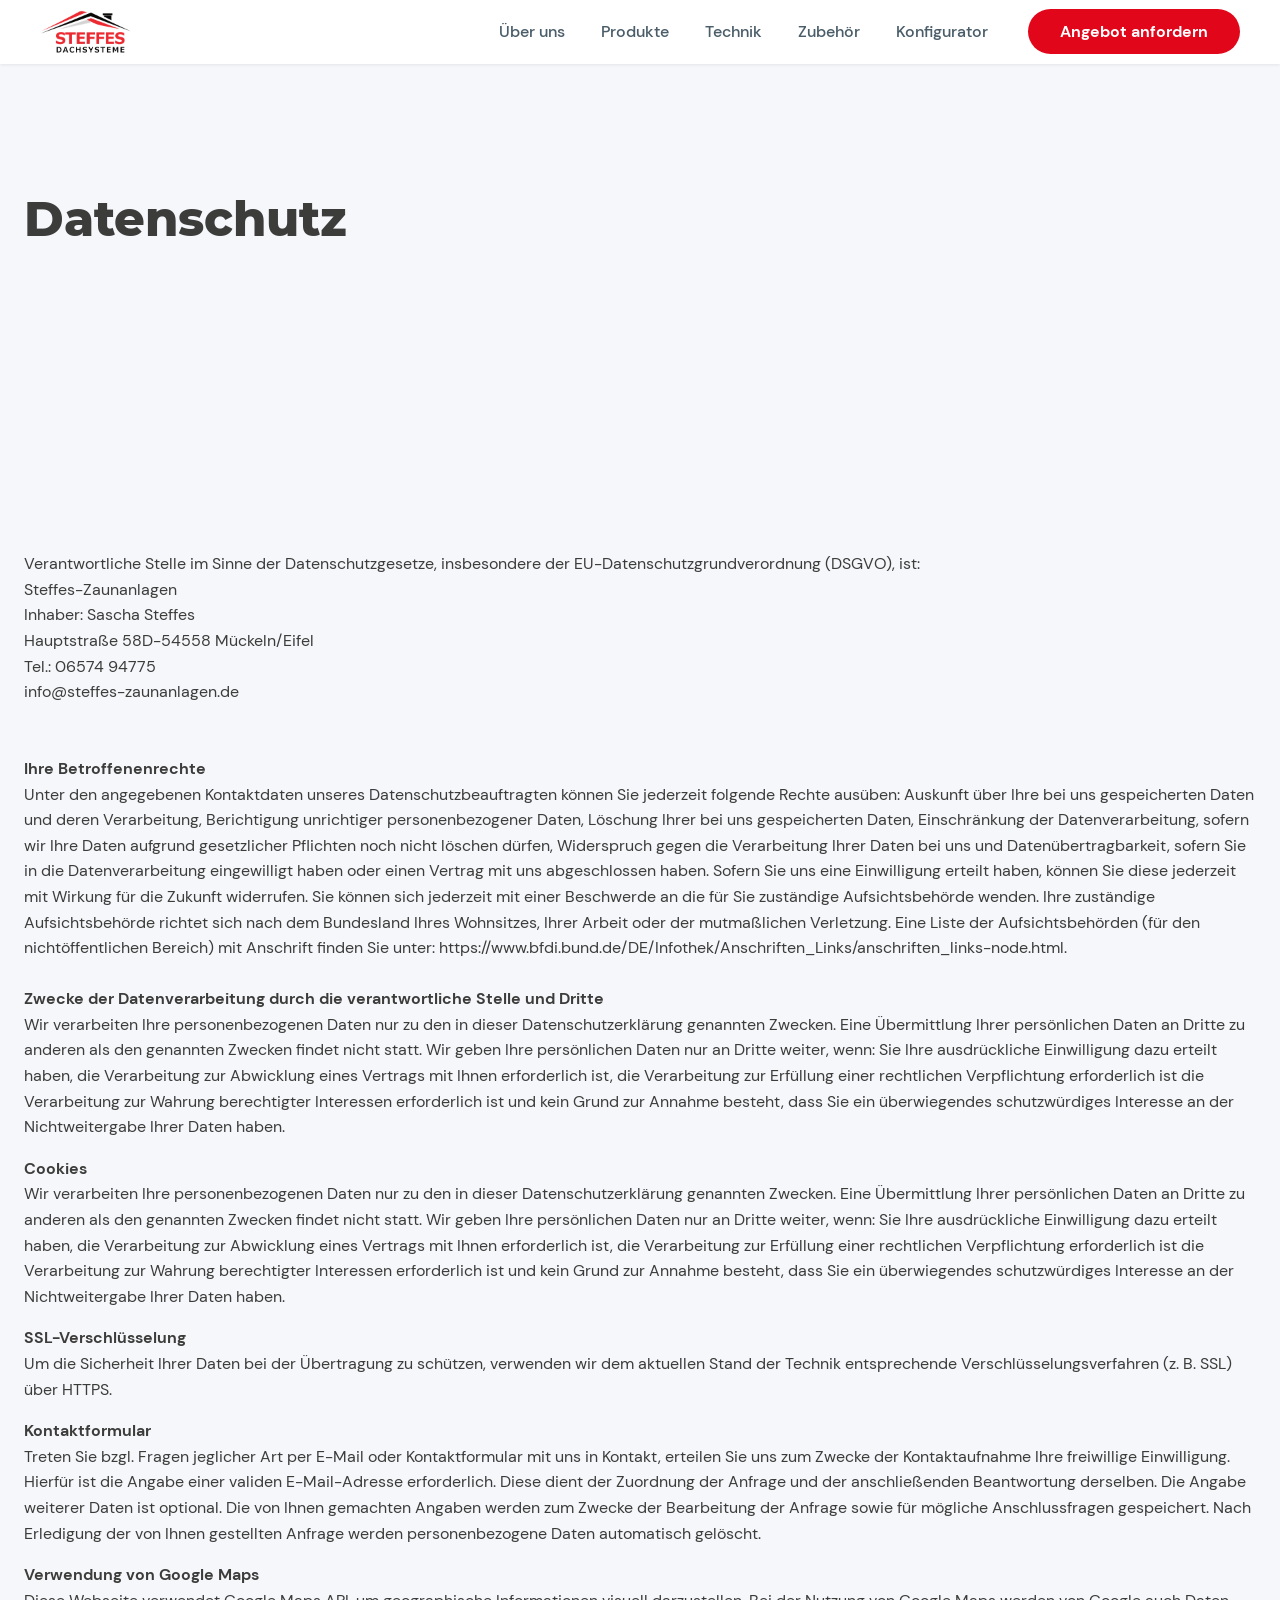
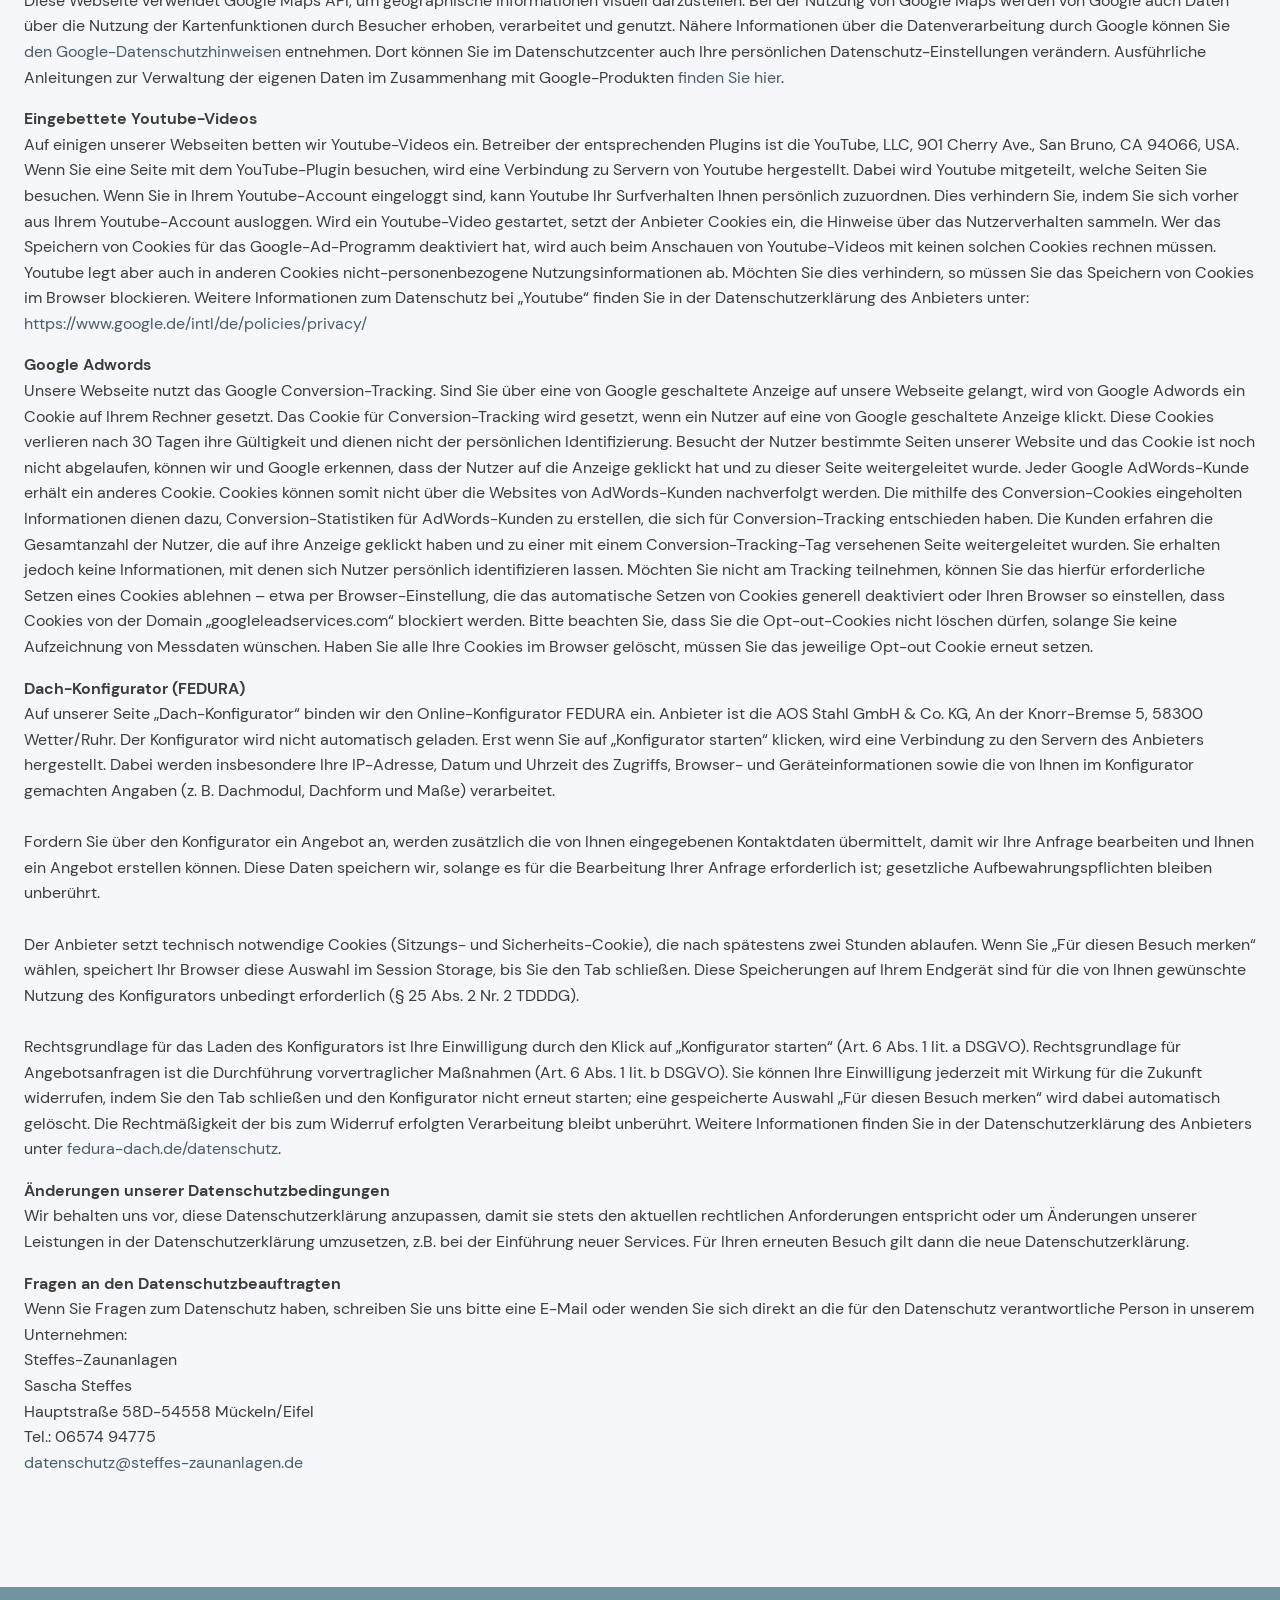
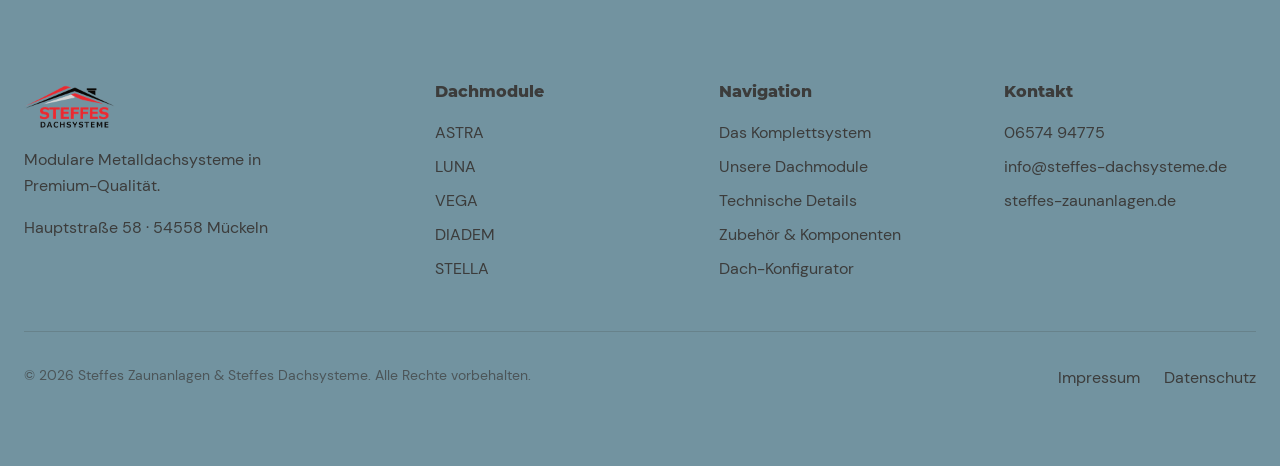
<file: Datenschutz-dachsysteme.html>
<!DOCTYPE html>
<html lang="de">
<head>
  <meta charset="UTF-8">
  <meta name="viewport" content="width=device-width, initial-scale=1.0">
  <meta name="description" content="Datenschutzerklärung von Steffes Dachsysteme. Informationen zur Verarbeitung Ihrer personenbezogenen Daten gemäß DSGVO.">
  <title>Datenschutz | Steffes Dachsysteme</title>
  <link rel="stylesheet" href="styles.css?v=20261111">
  <meta name="robots" content="noindex, nofollow">
  <link rel="canonical" href="https://steffes-dachsysteme.de/Datenschutz-dachsysteme.html">
  <link rel="icon" type="image/png" href="images/Steffes-dachsysteme-favicon-192px.png">
  <link rel="apple-touch-icon" href="images/Steffes-dachsysteme-favicon-192px.png">
</head>
<body>

  <nav class="nav" id="main-nav">
    <div class="nav__inner">
      <a href="index.html" class="nav__logo" id="logo-link">
        <img src="images/Steffes-Dachsysteme-Logo-144.webp" alt="Steffes Dachsysteme Logo" width="273" height="144">
      </a>
      <ul class="nav__links" id="nav-links">
        <li><a href="index.html#ueber" class="nav__link">Über uns</a></li>
        <li><a href="index.html#produkte" class="nav__link">Produkte</a></li>
        <li><a href="index.html#technik" class="nav__link">Technik</a></li>
        <li><a href="index.html#zubehoer" class="nav__link">Zubehör</a></li>
        <li><a href="konfigurator.html" class="nav__link">Konfigurator</a></li>
        <li><a href="index.html#kontakt" class="nav__cta">Angebot anfordern</a></li>
      </ul>
      <a href="konfigurator.html" class="nav__config-btn"><svg width="18" height="18" viewBox="0 0 24 24" fill="none" stroke="currentColor" stroke-width="2.2" stroke-linecap="round" stroke-linejoin="round" aria-hidden="true"><line x1="4" y1="21" x2="4" y2="14"/><line x1="4" y1="10" x2="4" y2="3"/><line x1="12" y1="21" x2="12" y2="12"/><line x1="12" y1="8" x2="12" y2="3"/><line x1="20" y1="21" x2="20" y2="16"/><line x1="20" y1="12" x2="20" y2="3"/><line x1="1" y1="14" x2="7" y2="14"/><line x1="9" y1="8" x2="15" y2="8"/><line x1="17" y1="16" x2="23" y2="16"/></svg><span>Konfigurator</span></a>
      <button class="nav__toggle" id="nav-toggle" aria-label="Menü öffnen">
        <span></span><span></span><span></span>
      </button>
    </div>
    <div class="nav__mobile" id="mobile-menu">
      <a href="index.html#ueber" class="nav__mobile-link">Über uns</a>
      <a href="index.html#produkte" class="nav__mobile-link">Produkte</a>
      <a href="index.html#technik" class="nav__mobile-link">Technik</a>
      <a href="index.html#zubehoer" class="nav__mobile-link">Zubehör</a>
      <a href="konfigurator.html" class="nav__mobile-link">Konfigurator</a>
      <a href="index.html#kontakt" class="nav__mobile-link nav__cta">Angebot anfordern</a>
    </div>
  </nav>

  <main class="main">
    <section class="section section--gray">
      <div class="section">
        <div class="container">
          <h1>Datenschutz<span class="text-brand"></span></h1>
        </div>
      </div>
    </section>
    <section class="section">
      <div class="container">
         <p>Verantwortliche Stelle im Sinne der Datenschutzgesetze, insbesondere der EU-Datenschutzgrundverordnung (DSGVO), ist: <br>Steffes-Zaunanlagen<br>Inhaber: Sascha Steffes<br>Hauptstraße 58D-54558 Mückeln/Eifel<br>Tel.: 06574 94775<br>info@steffes-zaunanlagen.de<br>‍<br><strong><br>Ihre Betroffenenrechte</strong><br>Unter den angegebenen Kontaktdaten unseres Datenschutzbeauftragten können Sie jederzeit folgende Rechte ausüben: Auskunft über Ihre bei uns gespeicherten Daten und deren Verarbeitung, Berichtigung unrichtiger personenbezogener Daten, Löschung Ihrer bei uns gespeicherten Daten, Einschränkung der Datenverarbeitung, sofern wir Ihre Daten aufgrund gesetzlicher Pflichten noch nicht löschen dürfen, Widerspruch gegen die Verarbeitung Ihrer Daten bei uns und Datenübertragbarkeit, sofern Sie in die Datenverarbeitung eingewilligt haben oder einen Vertrag mit uns abgeschlossen haben. Sofern Sie uns eine Einwilligung erteilt haben, können Sie diese jederzeit mit Wirkung für die Zukunft widerrufen. Sie können sich jederzeit mit einer Beschwerde an die für Sie zuständige Aufsichtsbehörde wenden. Ihre zuständige Aufsichtsbehörde richtet sich nach dem Bundesland Ihres Wohnsitzes, Ihrer Arbeit oder der mutmaßlichen Verletzung. Eine Liste der Aufsichtsbehörden (für den nichtöffentlichen Bereich) mit Anschrift finden Sie unter: https://www.bfdi.bund.de/DE/Infothek/Anschriften_Links/anschriften_links-node.html.<br><strong><br>Zwecke der Datenverarbeitung durch die verantwortliche Stelle und Dritte</strong><br>Wir verarbeiten Ihre personenbezogenen Daten nur zu den in dieser Datenschutzerklärung genannten Zwecken. Eine Übermittlung Ihrer persönlichen Daten an Dritte zu anderen als den genannten Zwecken findet nicht statt. Wir geben Ihre persönlichen Daten nur an Dritte weiter, wenn: Sie Ihre ausdrückliche Einwilligung dazu erteilt haben, die Verarbeitung zur Abwicklung eines Vertrags mit Ihnen erforderlich ist, die Verarbeitung zur Erfüllung einer rechtlichen Verpflichtung erforderlich ist die Verarbeitung zur Wahrung berechtigter Interessen erforderlich ist und kein Grund zur Annahme besteht, dass Sie ein überwiegendes schutzwürdiges Interesse an der Nichtweitergabe Ihrer Daten haben.</p>
        <p><strong>Cookies<br>‍</strong>Wir verarbeiten Ihre personenbezogenen Daten nur zu den in dieser Datenschutzerklärung genannten Zwecken. Eine Übermittlung Ihrer persönlichen Daten an Dritte zu anderen als den genannten Zwecken findet nicht statt. Wir geben Ihre persönlichen Daten nur an Dritte weiter, wenn: Sie Ihre ausdrückliche Einwilligung dazu erteilt haben, die Verarbeitung zur Abwicklung eines Vertrags mit Ihnen erforderlich ist, die Verarbeitung zur Erfüllung einer rechtlichen Verpflichtung erforderlich ist die Verarbeitung zur Wahrung berechtigter Interessen erforderlich ist und kein Grund zur Annahme besteht, dass Sie ein überwiegendes schutzwürdiges Interesse an der Nichtweitergabe Ihrer Daten haben.</p>
        <p><strong>SSL-Verschlüsselung<br></strong>Um die Sicherheit Ihrer Daten bei der Übertragung zu schützen, verwenden wir dem aktuellen Stand der Technik entsprechende Verschlüsselungsverfahren (z. B. SSL) über HTTPS.</p>
        <p><strong>Kontaktformular<br></strong>Treten Sie bzgl. Fragen jeglicher Art per E-Mail oder Kontaktformular mit uns in Kontakt, erteilen Sie uns zum Zwecke der Kontaktaufnahme Ihre freiwillige Einwilligung. Hierfür ist die Angabe einer validen E-Mail-Adresse erforderlich. Diese dient der Zuordnung der Anfrage und der anschließenden Beantwortung derselben. Die Angabe weiterer Daten ist optional. Die von Ihnen gemachten Angaben werden zum Zwecke der Bearbeitung der Anfrage sowie für mögliche Anschlussfragen gespeichert. Nach Erledigung der von Ihnen gestellten Anfrage werden personenbezogene Daten automatisch gelöscht.</p>
        <p><strong>Verwendung von Google Maps<br></strong>Diese Webseite verwendet Google Maps API, um geographische Informationen visuell darzustellen. Bei der Nutzung von Google Maps werden von Google auch Daten über die Nutzung der Kartenfunktionen durch Besucher erhoben, verarbeitet und genutzt. Nähere Informationen über die Datenverarbeitung durch Google können Sie <a href="http://www.google.com/privacypolicy.html" target="_blank" rel="noopener noreferrer" class="impressum_link">den Google-Datenschutzhinweisen</a> entnehmen. Dort können Sie im Datenschutzcenter auch Ihre persönlichen Datenschutz-Einstellungen verändern. Ausführliche Anleitungen zur Verwaltung der eigenen Daten im Zusammenhang mit Google-Produkten <a href="http://www.dataliberation.org/" target="_blank" rel="noopener noreferrer" class="impressum_link">finden Sie hier</a>.</p>
        <p><strong>Eingebettete Youtube-Videos<br></strong>Auf einigen unserer Webseiten betten wir Youtube-Videos ein. Betreiber der entsprechenden Plugins ist die YouTube, LLC, 901 Cherry Ave., San Bruno, CA 94066, USA. Wenn Sie eine Seite mit dem YouTube-Plugin besuchen, wird eine Verbindung zu Servern von Youtube hergestellt. Dabei wird Youtube mitgeteilt, welche Seiten Sie besuchen. Wenn Sie in Ihrem Youtube-Account eingeloggt sind, kann Youtube Ihr Surfverhalten Ihnen persönlich zuzuordnen. Dies verhindern Sie, indem Sie sich vorher aus Ihrem Youtube-Account ausloggen. Wird ein Youtube-Video gestartet, setzt der Anbieter Cookies ein, die Hinweise über das Nutzerverhalten sammeln. Wer das Speichern von Cookies für das Google-Ad-Programm deaktiviert hat, wird auch beim Anschauen von Youtube-Videos mit keinen solchen Cookies rechnen müssen. Youtube legt aber auch in anderen Cookies nicht-personenbezogene Nutzungsinformationen ab. Möchten Sie dies verhindern, so müssen Sie das Speichern von Cookies im Browser blockieren. Weitere Informationen zum Datenschutz bei „Youtube“ finden Sie in der Datenschutzerklärung des Anbieters unter: <a href="https://www.google.de/intl/de/policies/privacy/" target="_blank" rel="noopener noreferrer" class="impressum_link">https://www.google.de/intl/de/policies/privacy/</a>
        </p>
        <p><strong>Google Adwords<br></strong>Unsere Webseite nutzt das Google Conversion-Tracking. Sind Sie über eine von Google geschaltete Anzeige auf unsere Webseite gelangt, wird von Google Adwords ein Cookie auf Ihrem Rechner gesetzt. Das Cookie für Conversion-Tracking wird gesetzt, wenn ein Nutzer auf eine von Google geschaltete Anzeige klickt. Diese Cookies verlieren nach 30 Tagen ihre Gültigkeit und dienen nicht der persönlichen Identifizierung. Besucht der Nutzer bestimmte Seiten unserer Website und das Cookie ist noch nicht abgelaufen, können wir und Google erkennen, dass der Nutzer auf die Anzeige geklickt hat und zu dieser Seite weitergeleitet wurde. Jeder Google AdWords-Kunde erhält ein anderes Cookie. Cookies können somit nicht über die Websites von AdWords-Kunden nachverfolgt werden. Die mithilfe des Conversion-Cookies eingeholten Informationen dienen dazu, Conversion-Statistiken für AdWords-Kunden zu erstellen, die sich für Conversion-Tracking entschieden haben. Die Kunden erfahren die Gesamtanzahl der Nutzer, die auf ihre Anzeige geklickt haben und zu einer mit einem Conversion-Tracking-Tag versehenen Seite weitergeleitet wurden. Sie erhalten jedoch keine Informationen, mit denen sich Nutzer persönlich identifizieren lassen. Möchten Sie nicht am Tracking teilnehmen, können Sie das hierfür erforderliche Setzen eines Cookies ablehnen – etwa per Browser-Einstellung, die das automatische Setzen von Cookies generell deaktiviert oder Ihren Browser so einstellen, dass Cookies von der Domain „googleleadservices.com“ blockiert werden. Bitte beachten Sie, dass Sie die Opt-out-Cookies nicht löschen dürfen, solange Sie keine Aufzeichnung von Messdaten wünschen. Haben Sie alle Ihre Cookies im Browser gelöscht, müssen Sie das jeweilige Opt-out Cookie erneut setzen.</p>
        <p id="fedura-konfigurator"><strong>Dach-Konfigurator (FEDURA)<br></strong>Auf unserer Seite „Dach-Konfigurator“ binden wir den Online-Konfigurator FEDURA ein. Anbieter ist die AOS Stahl GmbH &amp; Co. KG, An der Knorr-Bremse 5, 58300 Wetter/Ruhr. Der Konfigurator wird nicht automatisch geladen. Erst wenn Sie auf „Konfigurator starten“ klicken, wird eine Verbindung zu den Servern des Anbieters hergestellt. Dabei werden insbesondere Ihre IP-Adresse, Datum und Uhrzeit des Zugriffs, Browser- und Geräteinformationen sowie die von Ihnen im Konfigurator gemachten Angaben (z. B. Dachmodul, Dachform und Maße) verarbeitet.<br><br>Fordern Sie über den Konfigurator ein Angebot an, werden zusätzlich die von Ihnen eingegebenen Kontaktdaten übermittelt, damit wir Ihre Anfrage bearbeiten und Ihnen ein Angebot erstellen können. Diese Daten speichern wir, solange es für die Bearbeitung Ihrer Anfrage erforderlich ist; gesetzliche Aufbewahrungspflichten bleiben unberührt.<br><br>Der Anbieter setzt technisch notwendige Cookies (Sitzungs- und Sicherheits-Cookie), die nach spätestens zwei Stunden ablaufen. Wenn Sie „Für diesen Besuch merken“ wählen, speichert Ihr Browser diese Auswahl im Session Storage, bis Sie den Tab schließen. Diese Speicherungen auf Ihrem Endgerät sind für die von Ihnen gewünschte Nutzung des Konfigurators unbedingt erforderlich (§ 25 Abs. 2 Nr. 2 TDDDG).<br><br>Rechtsgrundlage für das Laden des Konfigurators ist Ihre Einwilligung durch den Klick auf „Konfigurator starten“ (Art. 6 Abs. 1 lit. a DSGVO). Rechtsgrundlage für Angebotsanfragen ist die Durchführung vorvertraglicher Maßnahmen (Art. 6 Abs. 1 lit. b DSGVO). Sie können Ihre Einwilligung jederzeit mit Wirkung für die Zukunft widerrufen, indem Sie den Tab schließen und den Konfigurator nicht erneut starten; eine gespeicherte Auswahl „Für diesen Besuch merken“ wird dabei automatisch gelöscht. Die Rechtmäßigkeit der bis zum Widerruf erfolgten Verarbeitung bleibt unberührt. Weitere Informationen finden Sie in der Datenschutzerklärung des Anbieters unter <a href="https://fedura-dach.de/datenschutz" target="_blank" rel="noopener noreferrer">fedura-dach.de/datenschutz</a>.</p>
        <p><strong>Änderungen unserer Datenschutzbedingungen<br></strong>Wir behalten uns vor, diese Datenschutzerklärung anzupassen, damit sie stets den aktuellen rechtlichen Anforderungen entspricht oder um Änderungen unserer Leistungen in der Datenschutzerklärung umzusetzen, z.B. bei der Einführung neuer Services. Für Ihren erneuten Besuch gilt dann die neue Datenschutzerklärung.</p>
        <p><strong>Fragen an den Datenschutzbeauftragten<br></strong>Wenn Sie Fragen zum Datenschutz haben, schreiben Sie uns bitte eine E-Mail oder wenden Sie sich direkt an die für den Datenschutz verantwortliche Person in unserem Unternehmen:<br>Steffes-Zaunanlagen<br>Sascha Steffes<br>Hauptstraße 58D-54558 Mückeln/Eifel<br>Tel.: 06574 94775<br>‍<a href="mailto:datenschutz@steffes-zaunanlagen.de%20?subject=Anfrage" class="impressum_link">datenschutz@steffes-zaunanlagen.de</a>
        </p>
      </div>
    </section>
  </main>

  <!-- ===== FOOTER ===== -->
  <footer class="footer">
    <div class="container">
      <div class="footer__grid">
        <div class="footer__col footer__col--brand">
          <img src="images/Steffes-Dachsysteme-Logo-144.webp" alt="Steffes Dachsysteme" class="footer__logo" width="273" height="144" loading="lazy" decoding="async">
          <p>Modulare Metalldachsysteme in<br>Premium-Qualität.</p>
          <p style="margin-top: 1rem;">Hauptstraße 58 · 54558 Mückeln</p>
        </div>
        <div class="footer__col"><h5 class="footer__heading">Dachmodule</h5><a href="index.html#produkte" class="footer__link">ASTRA</a><a href="index.html#produkte" class="footer__link">LUNA</a><a href="index.html#produkte" class="footer__link">VEGA</a><a href="index.html#produkte" class="footer__link">DIADEM</a><a href="index.html#produkte" class="footer__link">STELLA</a></div>
        <!--<div class="footer__col"><h5 class="footer__heading">Systeme</h5><a href="#" class="footer__link">NOVA-click Stehfalz</a><a href="#" class="footer__link">ELECTRA PV</a><a href="#" class="footer__link">POLARIS Entwässerung</a><a href="#" class="footer__link">RANA Entwässerung</a><a href="#" class="footer__link">MIRA Untersicht</a></div>-->
        <div class="footer__col"><h5 class="footer__heading">Navigation</h5><a href="index.html#ueber" class="footer__link">Das Komplettsystem</a><a href="index.html#produkte" class="footer__link">Unsere Dachmodule</a><a href="index.html#technik" class="footer__link">Technische Details</a><a href="index.html#zubehoer" class="footer__link">Zubehör &amp; Komponenten</a><a href="konfigurator.html" class="footer__link">Dach-Konfigurator</a></div>
        <div class="footer__col"><h5 class="footer__heading">Kontakt</h5><a href="tel:+49657494775" class="footer__link">06574 94775</a><a href="mailto:info@steffes-dachsysteme.de" class="footer__link">info@steffes-dachsysteme.de</a><a href="https://steffes-zaunanlagen.de" class="footer__link">steffes-zaunanlagen.de</a></div>
      </div>
      <div class="footer__bottom">
        <p class="footer__copyright">© 2026 Steffes Zaunanlagen & Steffes Dachsysteme. Alle Rechte vorbehalten.</p>
        <div class="footer__legal"><a href="Impressum-dachsysteme.html" class="footer__link">Impressum</a><a href="Datenschutz-dachsysteme.html" class="footer__link">Datenschutz</a></div>
      </div>
    </div>
  </footer>

  <script src="script.js?v=20261111"></script>
</body>
</html>
</file>
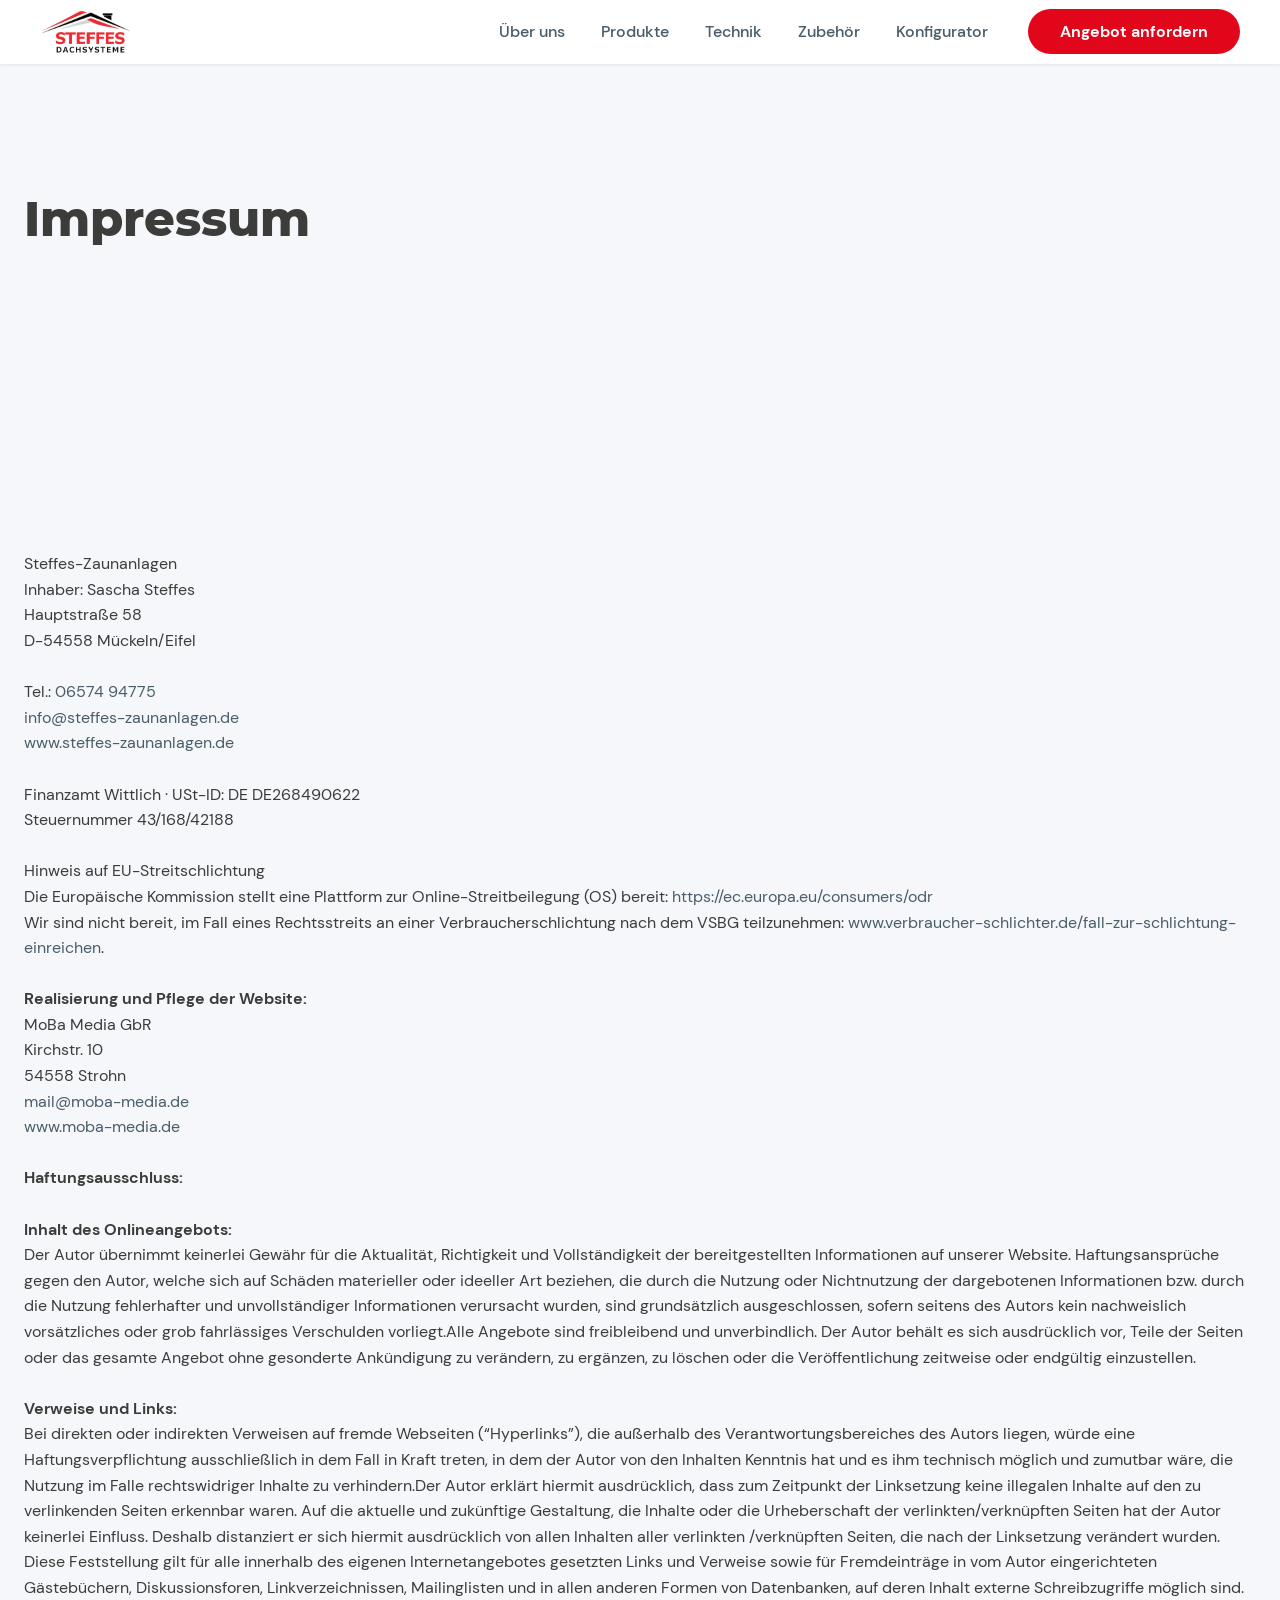
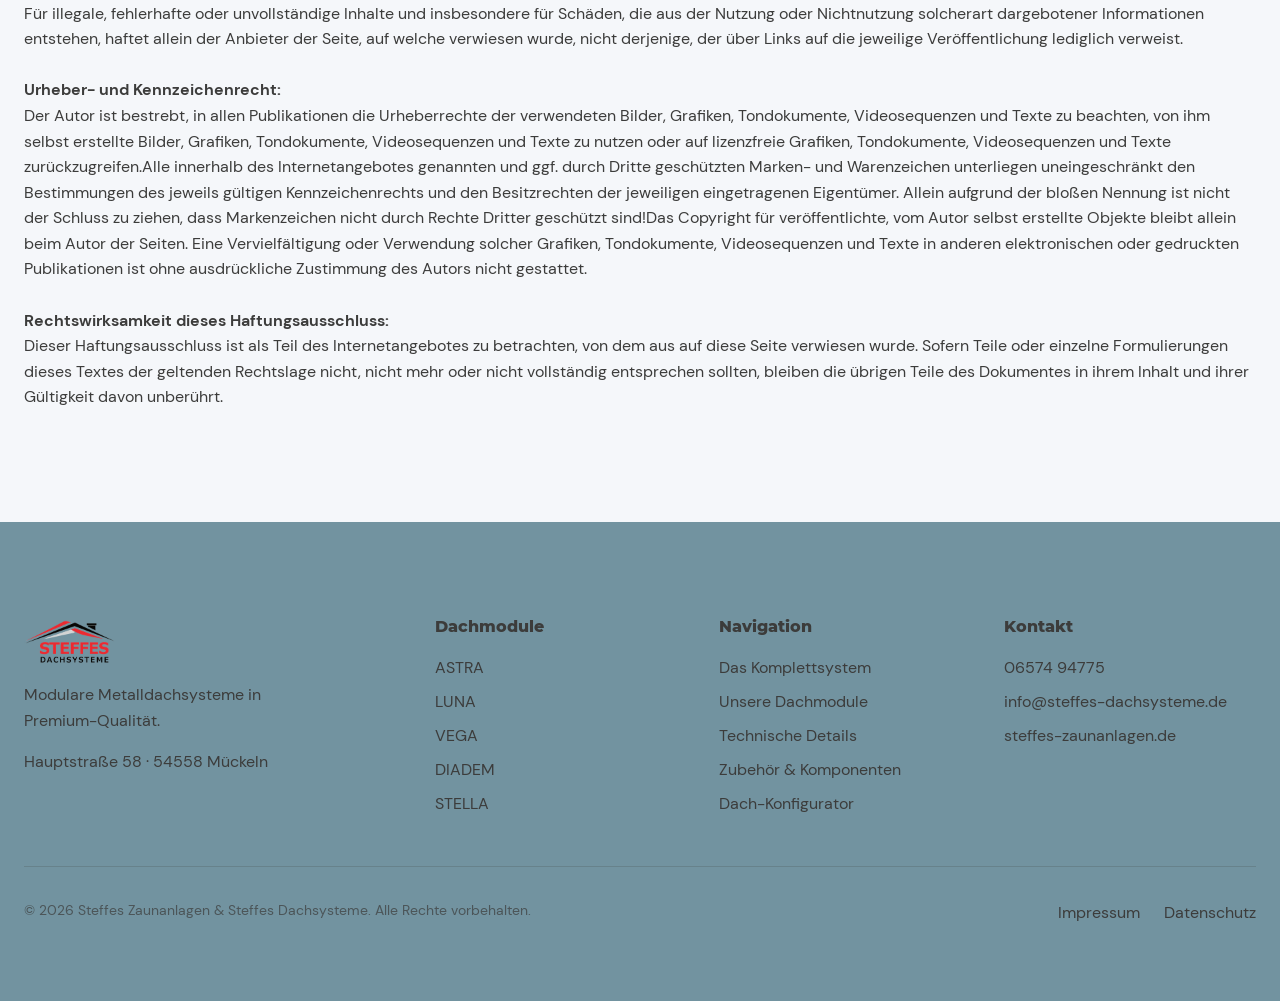
<file: Impressum-dachsysteme.html>
<!DOCTYPE html>
<html lang="de">
<head>
  <meta charset="UTF-8">
  <meta name="viewport" content="width=device-width, initial-scale=1.0">
  <meta name="description" content="Impressum von Steffes Dachsysteme. Angaben gemäß § 5 TMG – Kontakt, Verantwortliche und rechtliche Hinweise.">
  <title>Impressum | Steffes Dachsysteme</title>
  <link rel="stylesheet" href="styles.css?v=20261111">
  <meta name="robots" content="noindex, nofollow">
  <link rel="canonical" href="https://steffes-dachsysteme.de/Impressum-dachsysteme.html">
  <link rel="icon" type="image/png" href="images/Steffes-dachsysteme-favicon-192px.png">
  <link rel="apple-touch-icon" href="images/Steffes-dachsysteme-favicon-192px.png">
</head>
<body>

  <nav class="nav" id="main-nav">
    <div class="nav__inner">
      <a href="index.html" class="nav__logo" id="logo-link">
        <img src="images/Steffes-Dachsysteme-Logo-144.webp" alt="Steffes Dachsysteme Logo" width="273" height="144">
      </a>
      <ul class="nav__links" id="nav-links">
        <li><a href="index.html#ueber" class="nav__link">Über uns</a></li>
        <li><a href="index.html#produkte" class="nav__link">Produkte</a></li>
        <li><a href="index.html#technik" class="nav__link">Technik</a></li>
        <li><a href="index.html#zubehoer" class="nav__link">Zubehör</a></li>
        <li><a href="konfigurator.html" class="nav__link">Konfigurator</a></li>
        <li><a href="index.html#kontakt" class="nav__cta">Angebot anfordern</a></li>
      </ul>
      <a href="konfigurator.html" class="nav__config-btn"><svg width="18" height="18" viewBox="0 0 24 24" fill="none" stroke="currentColor" stroke-width="2.2" stroke-linecap="round" stroke-linejoin="round" aria-hidden="true"><line x1="4" y1="21" x2="4" y2="14"/><line x1="4" y1="10" x2="4" y2="3"/><line x1="12" y1="21" x2="12" y2="12"/><line x1="12" y1="8" x2="12" y2="3"/><line x1="20" y1="21" x2="20" y2="16"/><line x1="20" y1="12" x2="20" y2="3"/><line x1="1" y1="14" x2="7" y2="14"/><line x1="9" y1="8" x2="15" y2="8"/><line x1="17" y1="16" x2="23" y2="16"/></svg><span>Konfigurator</span></a>
      <button class="nav__toggle" id="nav-toggle" aria-label="Menü öffnen">
        <span></span><span></span><span></span>
      </button>
    </div>
    <div class="nav__mobile" id="mobile-menu">
      <a href="index.html#ueber" class="nav__mobile-link">Über uns</a>
      <a href="index.html#produkte" class="nav__mobile-link">Produkte</a>
      <a href="index.html#technik" class="nav__mobile-link">Technik</a>
      <a href="index.html#zubehoer" class="nav__mobile-link">Zubehör</a>
      <a href="konfigurator.html" class="nav__mobile-link">Konfigurator</a>
      <a href="index.html#kontakt" class="nav__mobile-link nav__cta">Angebot anfordern</a>
    </div>
  </nav>

  <main class="main">
    <section class="section section--gray">
      <div class="section">
        <div class="container">
          <h1>Impressum<span class="text-brand"></span></h1>
        </div>
      </div>
    </section>
    <section class="section">
      <div class="container">
        <p><span class="weight-bold">Steffes-Zaunanlagen</span><br>Inhaber: Sascha Steffes<br>Hauptstraße 58<br>D-54558 Mückeln/Eifel<br>‍<br>Tel.: <a href="tel:+49657494775">06574 94775</a><br>
          <a href="mailto:info@steffes-zaunanlagen.de?subject=Anfrage">info@steffes-zaunanlagen.de</a><br>
          <a href="index.html">www.steffes-zaunanlagen.de<br>‍</a><br>Finanzamt Wittlich · USt-ID: DE DE268490622<br>Steuernummer 43/168/42188<br><br><span class="weight-bold">Hinweis auf EU-Streitschlichtung</span><br>Die Europäische Kommission stellt eine Plattform zur Online-Streitbeilegung (OS) bereit: <a href="https://ec.europa.eu/consumers/odr" target="_blank" class="impressum_link">https://ec.europa.eu/consumers/odr</a><br>Wir sind nicht bereit, im Fall eines Rechtsstreits an einer Verbraucherschlichtung nach dem VSBG teilzunehmen: <a href="https://www.verbraucher-schlichter.de/fall-zur-schlichtung-einreichen" target="_blank" class="impressum_link">www.verbraucher-schlichter.de/fall-zur-schlichtung-einreichen</a>.<br><br><strong>Realisierung und Pflege der Website:<br>‍</strong>MoBa Media GbR<br>Kirchstr. 10<br>54558 Strohn<br>
          <a href="mailto:mail@moba-media.de?subject=Anfrage">mail@moba-media.de</a><br>
          <a href="https://www.moba-media.de" target="_blank" class="impressum_link">www.moba-media.de<br><br></a><strong>Haftungsausschluss:<br><br>Inhalt des Onlineangebots:<br>‍</strong>Der Autor übernimmt keinerlei Gewähr für die Aktualität, Richtigkeit und Vollständigkeit der bereitgestellten Informationen auf unserer Website. Haftungsansprüche gegen den Autor, welche sich auf Schäden materieller oder ideeller Art beziehen, die durch die Nutzung oder Nichtnutzung der dargebotenen Informationen bzw. durch die Nutzung fehlerhafter und unvollständiger Informationen verursacht wurden, sind grundsätzlich ausgeschlossen, sofern seitens des Autors kein nachweislich vorsätzliches oder grob fahrlässiges Verschulden vorliegt.Alle Angebote sind freibleibend und unverbindlich. Der Autor behält es sich ausdrücklich vor, Teile der Seiten oder das gesamte Angebot ohne gesonderte Ankündigung zu verändern, zu ergänzen, zu löschen oder die Veröffentlichung zeitweise oder endgültig einzustellen.<br><br><strong>Verweise und Links:<br></strong>Bei direkten oder indirekten Verweisen auf fremde Webseiten (“Hyperlinks”), die außerhalb des Verantwortungsbereiches des Autors liegen, würde eine Haftungsverpflichtung ausschließlich in dem Fall in Kraft treten, in dem der Autor von den Inhalten Kenntnis hat und es ihm technisch möglich und zumutbar wäre, die Nutzung im Falle rechtswidriger Inhalte zu verhindern.Der Autor erklärt hiermit ausdrücklich, dass zum Zeitpunkt der Linksetzung keine illegalen Inhalte auf den zu verlinkenden Seiten erkennbar waren. Auf die aktuelle und zukünftige Gestaltung, die Inhalte oder die Urheberschaft der verlinkten/verknüpften Seiten hat der Autor keinerlei Einfluss. Deshalb distanziert er sich hiermit ausdrücklich von allen Inhalten aller verlinkten /verknüpften Seiten, die nach der Linksetzung verändert wurden. Diese Feststellung gilt für alle innerhalb des eigenen Internetangebotes gesetzten Links und Verweise sowie für Fremdeinträge in vom Autor eingerichteten Gästebüchern, Diskussionsforen, Linkverzeichnissen, Mailinglisten und in allen anderen Formen von Datenbanken, auf deren Inhalt externe Schreibzugriffe möglich sind. Für illegale, fehlerhafte oder unvollständige Inhalte und insbesondere für Schäden, die aus der Nutzung oder Nichtnutzung solcherart dargebotener Informationen entstehen, haftet allein der Anbieter der Seite, auf welche verwiesen wurde, nicht derjenige, der über Links auf die jeweilige Veröffentlichung lediglich verweist.<br><br><strong>Urheber- und Kennzeichenrecht:<br></strong>Der Autor ist bestrebt, in allen Publikationen die Urheberrechte der verwendeten Bilder, Grafiken, Tondokumente, Videosequenzen und Texte zu beachten, von ihm selbst erstellte Bilder, Grafiken, Tondokumente, Videosequenzen und Texte zu nutzen oder auf lizenzfreie Grafiken, Tondokumente, Videosequenzen und Texte zurückzugreifen.Alle innerhalb des Internetangebotes genannten und ggf. durch Dritte geschützten Marken- und Warenzeichen unterliegen uneingeschränkt den Bestimmungen des jeweils gültigen Kennzeichenrechts und den Besitzrechten der jeweiligen eingetragenen Eigentümer. Allein aufgrund der bloßen Nennung ist nicht der Schluss zu ziehen, dass Markenzeichen nicht durch Rechte Dritter geschützt sind!Das Copyright für veröffentlichte, vom Autor selbst erstellte Objekte bleibt allein beim Autor der Seiten. Eine Vervielfältigung oder Verwendung solcher Grafiken, Tondokumente, Videosequenzen und Texte in anderen elektronischen oder gedruckten Publikationen ist ohne ausdrückliche Zustimmung des Autors nicht gestattet.<br><br><strong>Rechtswirksamkeit dieses Haftungsausschluss:</strong><br>Dieser Haftungsausschluss ist als Teil des Internetangebotes zu betrachten, von dem aus auf diese Seite verwiesen wurde. Sofern Teile oder einzelne Formulierungen dieses Textes der geltenden Rechtslage nicht, nicht mehr oder nicht vollständig entsprechen sollten, bleiben die übrigen Teile des Dokumentes in ihrem Inhalt und ihrer Gültigkeit davon unberührt.<br>
        </p>
      </div>
    </section>
  </main>

  <!-- ===== FOOTER ===== -->
  <footer class="footer">
    <div class="container">
      <div class="footer__grid">
        <div class="footer__col footer__col--brand">
          <img src="images/Steffes-Dachsysteme-Logo-144.webp" alt="Steffes Dachsysteme" class="footer__logo" width="273" height="144" loading="lazy" decoding="async">
          <p>Modulare Metalldachsysteme in<br>Premium-Qualität.</p>
          <p style="margin-top: 1rem;">Hauptstraße 58 · 54558 Mückeln</p>
        </div>
        <div class="footer__col"><h5 class="footer__heading">Dachmodule</h5><a href="index.html#produkte" class="footer__link">ASTRA</a><a href="index.html#produkte" class="footer__link">LUNA</a><a href="index.html#produkte" class="footer__link">VEGA</a><a href="index.html#produkte" class="footer__link">DIADEM</a><a href="index.html#produkte" class="footer__link">STELLA</a></div>
        <!--<div class="footer__col"><h5 class="footer__heading">Systeme</h5><a href="#" class="footer__link">NOVA-click Stehfalz</a><a href="#" class="footer__link">ELECTRA PV</a><a href="#" class="footer__link">POLARIS Entwässerung</a><a href="#" class="footer__link">RANA Entwässerung</a><a href="#" class="footer__link">MIRA Untersicht</a></div>-->
        <div class="footer__col"><h5 class="footer__heading">Navigation</h5><a href="index.html#ueber" class="footer__link">Das Komplettsystem</a><a href="index.html#produkte" class="footer__link">Unsere Dachmodule</a><a href="index.html#technik" class="footer__link">Technische Details</a><a href="index.html#zubehoer" class="footer__link">Zubehör &amp; Komponenten</a><a href="konfigurator.html" class="footer__link">Dach-Konfigurator</a></div>
        <div class="footer__col"><h5 class="footer__heading">Kontakt</h5><a href="tel:+49657494775" class="footer__link">06574 94775</a><a href="mailto:info@steffes-dachsysteme.de" class="footer__link">info@steffes-dachsysteme.de</a><a href="https://steffes-zaunanlagen.de" class="footer__link">steffes-zaunanlagen.de</a></div>
      </div>
      <div class="footer__bottom">
        <p class="footer__copyright">© 2026 Steffes Zaunanlagen & Steffes Dachsysteme. Alle Rechte vorbehalten.</p>
        <div class="footer__legal"><a href="Impressum-dachsysteme.html" class="footer__link">Impressum</a><a href="Datenschutz-dachsysteme.html" class="footer__link">Datenschutz</a></div>
      </div>
    </div>
  </footer>

  <script src="script.js?v=20261111"></script>
</body>
</html>
</file>
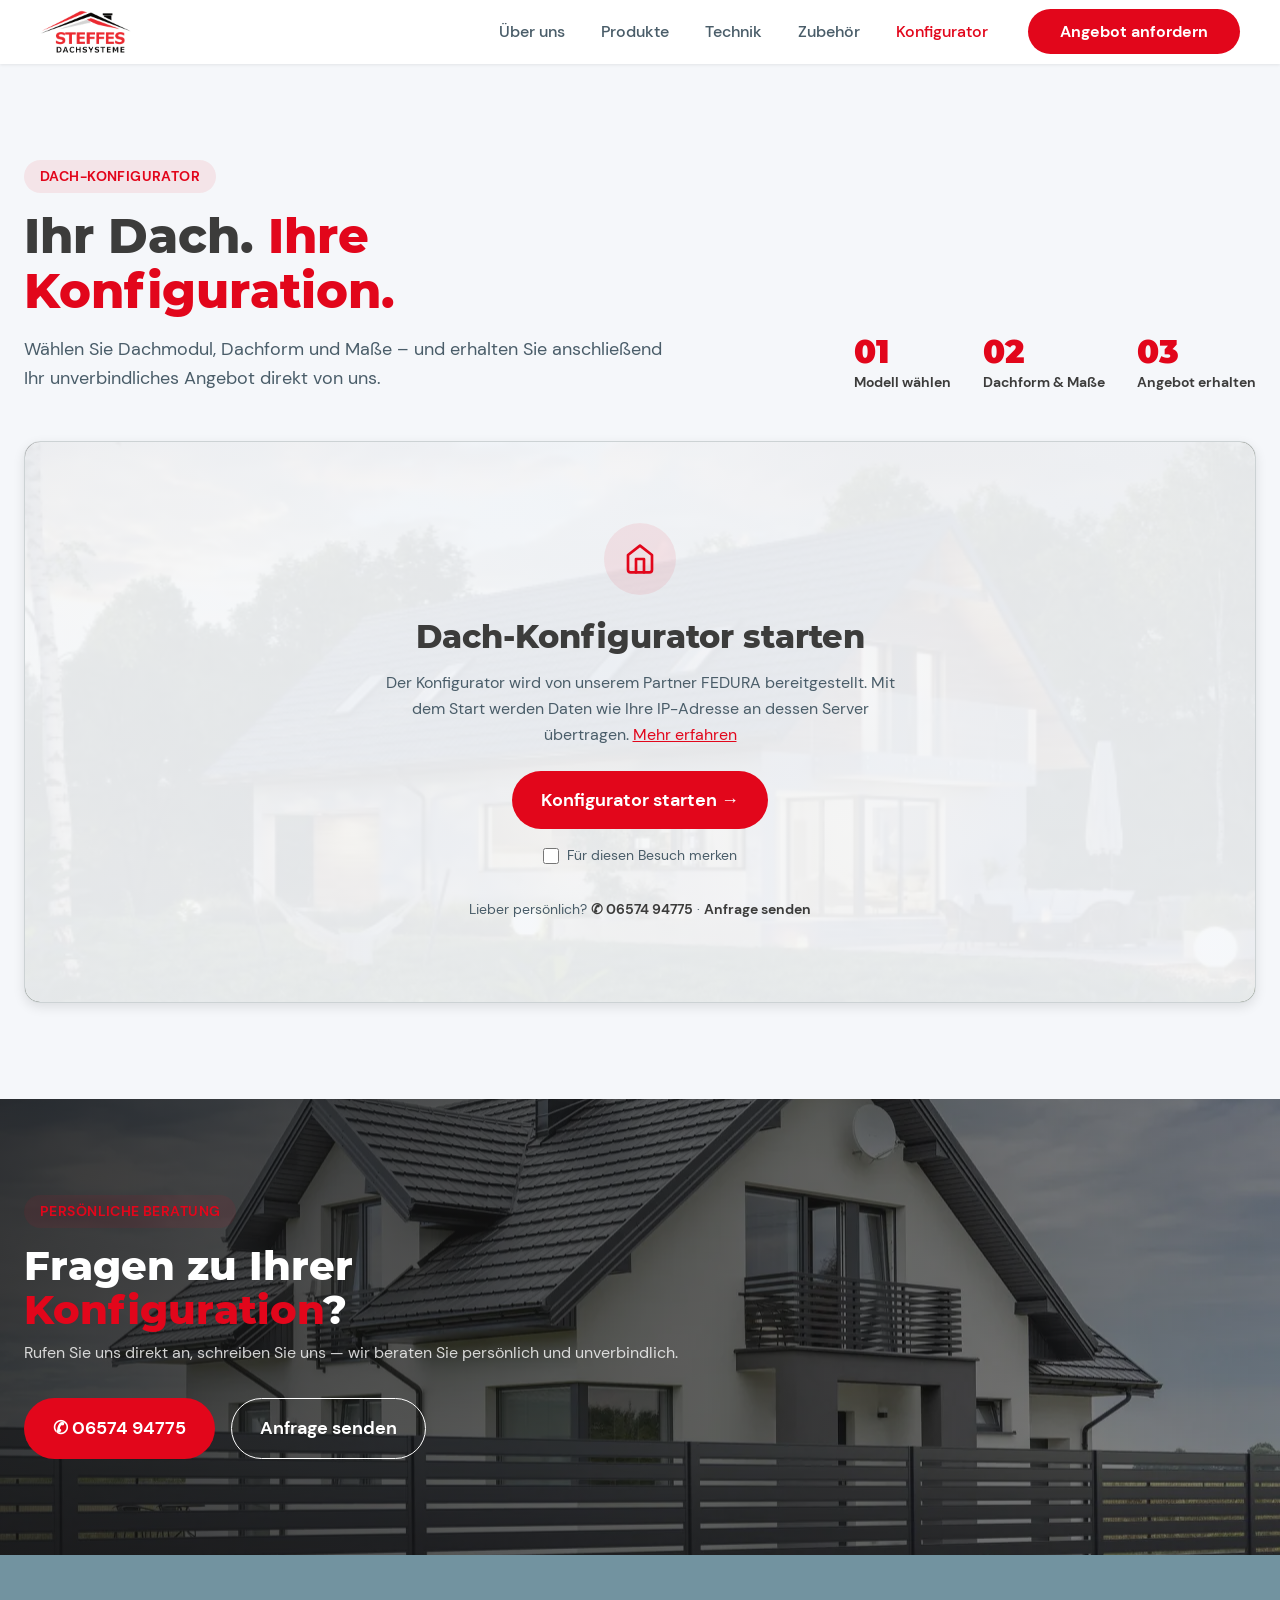
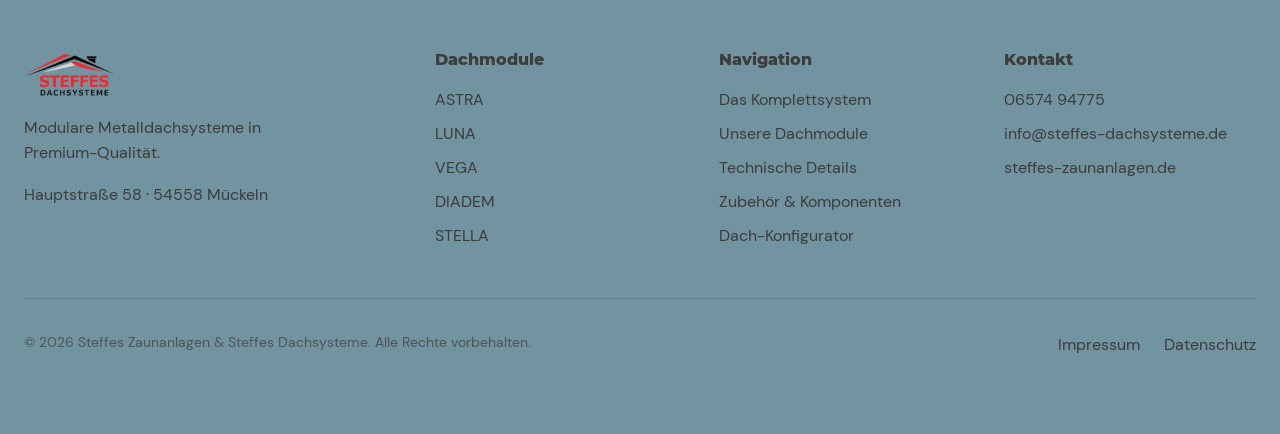
<file: konfigurator.html>
<!DOCTYPE html>
<html lang="de">
<head>
  <meta charset="UTF-8">
  <meta name="viewport" content="width=device-width, initial-scale=1.0">
  <meta name="description" content="Der Steffes Dach-Konfigurator: Dachmodul wählen, Dachform und Maße festlegen und unverbindlich ein Angebot für Ihr Metalldach anfordern.">
  <title>Dach-Konfigurator | Steffes Dachsysteme</title>
  <link rel="stylesheet" href="styles.css?v=20261111">

  <!-- Favicon -->
  <link rel="icon" type="image/png" href="images/Steffes-dachsysteme-favicon-192px.png">
  <link rel="apple-touch-icon" href="images/Steffes-dachsysteme-favicon-192px.png">

  <!-- Canonical -->
  <link rel="canonical" href="https://steffes-dachsysteme.de/konfigurator.html">

  <!-- Open Graph -->
  <meta property="og:type" content="website">
  <meta property="og:url" content="https://steffes-dachsysteme.de/konfigurator.html">
  <meta property="og:title" content="Dach-Konfigurator | Steffes Dachsysteme">
  <meta property="og:description" content="Konfigurieren Sie Ihr modulares Metalldach online – Modell, Dachform und Maße wählen und unverbindlich anfragen.">
  <meta property="og:image" content="https://steffes-dachsysteme.de/images/ASTRA_Dachmodul_Ambiente-01.webp">
</head>
<body>

  <nav class="nav" id="main-nav">
    <div class="nav__inner">
      <a href="index.html" class="nav__logo" id="logo-link">
        <img src="images/Steffes-Dachsysteme-Logo-144.webp" alt="Steffes Dachsysteme Logo" width="273" height="144">
      </a>
      <ul class="nav__links" id="nav-links">
        <li><a href="index.html#ueber" class="nav__link">Über uns</a></li>
        <li><a href="index.html#produkte" class="nav__link">Produkte</a></li>
        <li><a href="index.html#technik" class="nav__link">Technik</a></li>
        <li><a href="index.html#zubehoer" class="nav__link">Zubehör</a></li>
        <li><a href="konfigurator.html" class="nav__link nav__link--active" aria-current="page">Konfigurator</a></li>
        <li><a href="#kontakt" class="nav__cta">Angebot anfordern</a></li>
      </ul>
      <a href="konfigurator.html" class="nav__config-btn nav__config-btn--active" aria-current="page"><svg width="18" height="18" viewBox="0 0 24 24" fill="none" stroke="currentColor" stroke-width="2.2" stroke-linecap="round" stroke-linejoin="round" aria-hidden="true"><line x1="4" y1="21" x2="4" y2="14"/><line x1="4" y1="10" x2="4" y2="3"/><line x1="12" y1="21" x2="12" y2="12"/><line x1="12" y1="8" x2="12" y2="3"/><line x1="20" y1="21" x2="20" y2="16"/><line x1="20" y1="12" x2="20" y2="3"/><line x1="1" y1="14" x2="7" y2="14"/><line x1="9" y1="8" x2="15" y2="8"/><line x1="17" y1="16" x2="23" y2="16"/></svg><span>Konfigurator</span></a>
      <button class="nav__toggle" id="nav-toggle" aria-label="Menü öffnen">
        <span></span><span></span><span></span>
      </button>
    </div>
    <div class="nav__mobile" id="mobile-menu">
      <a href="index.html#ueber" class="nav__mobile-link">Über uns</a>
      <a href="index.html#produkte" class="nav__mobile-link">Produkte</a>
      <a href="index.html#technik" class="nav__mobile-link">Technik</a>
      <a href="index.html#zubehoer" class="nav__mobile-link">Zubehör</a>
      <a href="konfigurator.html" class="nav__mobile-link" aria-current="page">Konfigurator</a>
      <a href="#kontakt" class="nav__mobile-link nav__cta">Angebot anfordern</a>
    </div>
  </nav>

  <main>
    <!-- ===== PAGE HEADER ===== -->
    <header class="page-hero section--gray">
      <div class="container">
        <div class="page-hero__inner">
          <div class="page-hero__text animate-in">
            <span class="section-header__tag">Dach-Konfigurator</span>
            <h1>Ihr Dach. <span class="text-brand">Ihre Konfiguration.</span></h1>
            <p>Wählen Sie Dachmodul, Dachform und Maße – und erhalten Sie anschließend Ihr unverbindliches Angebot direkt von uns.</p>
          </div>
          <ol class="config-steps animate-in">
            <li><span>01</span>Modell wählen</li>
            <li><span>02</span>Dachform &amp; Maße</li>
            <li><span>03</span>Angebot erhalten</li>
          </ol>
        </div>
      </div>
    </header>

    <!-- ===== KONFIGURATOR (FEDURA-Embed, 2-Klick) ===== -->
    <section class="configurator-section section--gray" id="konfigurator">
      <div class="container">
        <div class="configurator-frame" id="configurator-frame">
          <!-- Das FEDURA-Skript erzeugt hier erst nach Klick auf "Konfigurator starten" das iframe (siehe script.js) -->
          <div id="fedura-widget"></div>
          <div class="configurator-frame__placeholder" id="configurator-consent">
            <div class="configurator-frame__icon">
              <svg width="32" height="32" viewBox="0 0 24 24" fill="none" stroke="currentColor" stroke-width="2" stroke-linecap="round" stroke-linejoin="round"><path d="M3 9l9-7 9 7v11a2 2 0 0 1-2 2H5a2 2 0 0 1-2-2z"/><polyline points="9 22 9 12 15 12 15 22"/></svg>
            </div>
            <h3>Dach-Konfigurator starten</h3>
            <p class="configurator-frame__privacy">Der Konfigurator wird von unserem Partner FEDURA bereitgestellt. Mit dem Start werden Daten wie Ihre IP-Adresse an dessen Server übertragen. <a href="Datenschutz-dachsysteme.html#fedura-konfigurator">Mehr erfahren</a></p>
            <button type="button" class="btn btn--brand btn--large" id="configurator-start">Konfigurator starten →</button>
            <label class="configurator-frame__remember">
              <input type="checkbox" id="configurator-remember"> Für diesen Besuch merken
            </label>
            <noscript><p>Für den Konfigurator wird JavaScript benötigt. Gerne beraten wir Sie auch persönlich.</p></noscript>
            <p class="configurator-frame__alt">Lieber persönlich? <a href="tel:+49657494775">✆ 06574 94775</a> · <a href="mailto:info@steffes-dachsysteme.de">Anfrage senden</a></p>
          </div>
        </div>
      </div>
    </section>

    <!-- ===== CTA BAR ===== -->
    <section class="section cta-bar" id="kontakt">
      <div class="container">
        <div class="cta-bar__inner animate-in">
          <div class="cta-bar__content">
            <span class="section-header__tag">Persönliche Beratung</span>
            <h2 class="text-white">Fragen zu Ihrer<br><em class="text-brand">Konfiguration</em>?</h2>
            <p class="cta-bar__desc">Rufen Sie uns direkt an, schreiben Sie uns — wir beraten Sie persönlich und unverbindlich.</p>
            <div class="cta-bar__actions">
              <a href="tel:+49657494775" class="btn btn--brand btn--large">✆ 06574 94775</a>
              <a href="mailto:info@steffes-dachsysteme.de" class="btn btn--outline-white btn--large">Anfrage senden</a>
            </div>
          </div>
        </div>
      </div>
    </section>
  </main>

  <!-- ===== FOOTER ===== -->
  <footer class="footer">
    <div class="container">
      <div class="footer__grid">
        <div class="footer__col footer__col--brand">
          <img src="images/Steffes-Dachsysteme-Logo-144.webp" alt="Steffes Dachsysteme" class="footer__logo" width="273" height="144" loading="lazy" decoding="async">
          <p>Modulare Metalldachsysteme in<br>Premium-Qualität.</p>
          <p style="margin-top: 1rem;">Hauptstraße 58 · 54558 Mückeln</p>
        </div>
        <div class="footer__col"><h5 class="footer__heading">Dachmodule</h5><a href="index.html#produkte" class="footer__link">ASTRA</a><a href="index.html#produkte" class="footer__link">LUNA</a><a href="index.html#produkte" class="footer__link">VEGA</a><a href="index.html#produkte" class="footer__link">DIADEM</a><a href="index.html#produkte" class="footer__link">STELLA</a></div>
        <div class="footer__col"><h5 class="footer__heading">Navigation</h5><a href="index.html#ueber" class="footer__link">Das Komplettsystem</a><a href="index.html#produkte" class="footer__link">Unsere Dachmodule</a><a href="index.html#technik" class="footer__link">Technische Details</a><a href="index.html#zubehoer" class="footer__link">Zubehör &amp; Komponenten</a><a href="konfigurator.html" class="footer__link">Dach-Konfigurator</a></div>
        <div class="footer__col"><h5 class="footer__heading">Kontakt</h5><a href="tel:+49657494775" class="footer__link">06574 94775</a><a href="mailto:info@steffes-dachsysteme.de" class="footer__link">info@steffes-dachsysteme.de</a><a href="https://steffes-zaunanlagen.de" class="footer__link">steffes-zaunanlagen.de</a></div>
      </div>
      <div class="footer__bottom">
        <p class="footer__copyright">© 2026 Steffes Zaunanlagen & Steffes Dachsysteme. Alle Rechte vorbehalten.</p>
        <div class="footer__legal"><a href="Impressum-dachsysteme.html" class="footer__link">Impressum</a><a href="Datenschutz-dachsysteme.html" class="footer__link">Datenschutz</a></div>
      </div>
    </div>
  </footer>

  <script src="script.js?v=20261111"></script>
</body>
</html>
</file>
<file: styles.css>
/* ============================================
   STEFFES DACHSYSTEME – Komplettes Stylesheet
   Design System + Landing Page Styles
   ============================================ */

/* --- Lokale Fonts --- */
@font-face { font-family: 'Montserrat'; src: url('Fonts/Montserrat/montserrat-v15-latin-regular.woff2') format('woff2'); font-weight: 400; font-style: normal; font-display: swap; }
@font-face { font-family: 'Montserrat'; src: url('Fonts/Montserrat/montserrat-v15-latin-italic.woff2') format('woff2'); font-weight: 400; font-style: italic; font-display: swap; }
@font-face { font-family: 'Montserrat'; src: url('Fonts/Montserrat/montserrat-v15-latin-200.woff2') format('woff2'); font-weight: 200; font-style: normal; font-display: swap; }
@font-face { font-family: 'Montserrat'; src: url('Fonts/Montserrat/montserrat-v15-latin-300.woff2') format('woff2'); font-weight: 300; font-style: normal; font-display: swap; }
@font-face { font-family: 'Montserrat'; src: url('Fonts/Montserrat/montserrat-v15-latin-500.woff2') format('woff2'); font-weight: 500; font-style: normal; font-display: swap; }
@font-face { font-family: 'Montserrat'; src: url('Fonts/Montserrat/montserrat-v15-latin-600.woff2') format('woff2'); font-weight: 600; font-style: normal; font-display: swap; }
@font-face { font-family: 'Montserrat'; src: url('Fonts/Montserrat/montserrat-v15-latin-700.woff2') format('woff2'); font-weight: 700; font-style: normal; font-display: swap; }
@font-face { font-family: 'Montserrat'; src: url('Fonts/Montserrat/montserrat-v15-latin-800.woff2') format('woff2'); font-weight: 800; font-style: normal; font-display: swap; }
@font-face { font-family: 'Montserrat'; src: url('Fonts/Montserrat/montserrat-v15-latin-900.woff2') format('woff2'); font-weight: 900; font-style: normal; font-display: swap; }
@font-face { font-family: 'DM Sans'; src: url('Fonts/dm-sans-cufonfonts/DMSans-Regular.ttf') format('truetype'); font-weight: 400; font-style: normal; font-display: swap; }
@font-face { font-family: 'DM Sans'; src: url('Fonts/dm-sans-cufonfonts/DMSans-Italic.ttf') format('truetype'); font-weight: 400; font-style: italic; font-display: swap; }
@font-face { font-family: 'DM Sans'; src: url('Fonts/dm-sans-cufonfonts/DMSans-Medium.ttf') format('truetype'); font-weight: 500; font-style: normal; font-display: swap; }
@font-face { font-family: 'DM Sans'; src: url('Fonts/dm-sans-cufonfonts/DMSans-MediumItalic.ttf') format('truetype'); font-weight: 500; font-style: italic; font-display: swap; }
@font-face { font-family: 'DM Sans'; src: url('Fonts/dm-sans-cufonfonts/DMSans-Bold.ttf') format('truetype'); font-weight: 700; font-style: normal; font-display: swap; }
@font-face { font-family: 'DM Sans'; src: url('Fonts/dm-sans-cufonfonts/DMSans-BoldItalic.ttf') format('truetype'); font-weight: 700; font-style: italic; font-display: swap; }

/* --- CSS Custom Properties (Design Tokens) --- */
:root {
  /* Brand Colors */
  --brand-color: #e2061b;
  --brand-color-hover: #c00517;
  --brand-color-light: rgba(226, 6, 27, 0.08);

  /* Neutral Colors */
  --body-background: #f5f7fa;
  --body-text: #3c3c3b;
  --headings: #3c3c3b;
  --text-muted: #4a5d69;
  --text-light: #a0aec0;
  --white: #ffffff;
  --borders: #ccd2d4;

  /* Background Colors */
  --bg-dark: #3c3c3b;
  --bg-teal: #7293a0;
  --bg-deep: #034764;
  --bg-light-gray: #f5f7fa;
  --bg-white: #ffffff;

  /* Typography */
  --font-heading: 'Montserrat', sans-serif;
  --font-body: 'DM Sans', sans-serif;

  /* Font Sizes */
  --text-xs: 0.75rem;
  --text-sm: 0.875rem;
  --text-base: 1rem;
  --text-md: 1.125rem;
  --text-lg: 1.25rem;
  --text-xl: 1.5rem;
  --text-2xl: 2rem;
  --text-3xl: 2.5rem;
  --text-4xl: 3rem;
  --text-5xl: 3.75rem;

  /* Spacing */
  --space-1: 0.25rem;
  --space-2: 0.5rem;
  --space-3: 0.75rem;
  --space-4: 1rem;
  --space-5: 1.25rem;
  --space-6: 1.5rem;
  --space-8: 2rem;
  --space-10: 2.5rem;
  --space-12: 3rem;
  --space-16: 4rem;
  --space-20: 5rem;
  --space-24: 6rem;

  /* Border Radius */
  --radius-sm: 0.375rem;
  --radius-md: 0.75rem;
  --radius-lg: 1rem;
  --radius-xl: 1.5rem;
  --radius-pill: 1.9375rem;

  /* Shadows */
  --shadow-sm: 0 1px 3px rgba(0, 0, 0, 0.08);
  --shadow-md: 0 4px 12px rgba(0, 0, 0, 0.1);
  --shadow-lg: 0 8px 24px rgba(0, 0, 0, 0.12);
  --shadow-brand: 0 4px 16px rgba(226, 6, 27, 0.2);

  /* Transitions */
  --transition-fast: 0.2s ease-in-out;
  --transition-medium: 0.3s ease;
  --transition-slow: 0.5s ease;

  /* Container */
  --container-max: 1280px;
  --container-padding: 1.5rem;

  /* Section Spacing */
  --section-padding: 6rem;
}

/* --- Reset & Base --- */
*, *::before, *::after {
  box-sizing: border-box;
  margin: 0;
  padding: 0;
}

html {
  scroll-behavior: smooth;
}

body {
  background-color: var(--body-background);
  color: var(--body-text);
  font-family: var(--font-body);
  font-size: 100%;
  font-weight: 400;
  line-height: 1.5;
  -webkit-font-smoothing: antialiased;
  -moz-osx-font-smoothing: grayscale;
}

body.hero-popup-open {
  overflow: hidden;
}

img {
  max-width: 100%;
  height: auto;
  display: block;
}

a {
  color: var(--text-muted);
  text-decoration: none;
  transition: color var(--transition-fast);
}

a:hover {
  color: var(--brand-color);
}

/* --- Typography --- */
h1, h2, h3, h4, h5, h6 {
  font-family: var(--font-heading);
  color: var(--headings);
  font-weight: 800;
  line-height: 1.15;
  margin: 0 0 1rem;
}

h1 { font-size: var(--text-4xl); }
h2 { font-size: var(--text-3xl); line-height: 1.1; }
h3 { font-size: var(--text-2xl); line-height: 1.1; }
h4 { font-size: var(--text-xl); line-height: 1.1; }
h5 { font-size: var(--text-lg); line-height: 1.1; }

p {
  margin-bottom: 1rem;
  line-height: 1.6;
}

.text-brand { color: var(--brand-color); }
.text-white { color: var(--white); }
.text-muted { color: var(--text-muted); }
.text-sm { font-size: var(--text-sm); }

/* --- Container --- */
.container {
  width: 100%;
  max-width: var(--container-max);
  margin: 0 auto;
  padding: 0 var(--container-padding);
}

/* --- Sections --- */
.section {
  padding: var(--section-padding) 0;
}

.section--light {
  background-color: var(--bg-white);
}

.section--gray {
  background-color: var(--bg-light-gray);
}

.section--dark {
  background-color: var(--bg-dark);
}

.section--teal {
  background-color: var(--bg-teal);
}

/* --- Buttons --- */
.btn {
  display: inline-block;
  font-family: var(--font-body);
  font-weight: 600;
  text-align: center;
  text-decoration: none;
  cursor: pointer;
  border: 1px solid transparent;
  border-radius: var(--radius-lg);
  padding: 0.8rem 1.3rem;
  font-size: var(--text-base);
  transition: color var(--transition-fast), background-color var(--transition-fast), border-color var(--transition-fast);
}

.btn--primary {
  background-color: var(--bg-dark);
  color: var(--white);
}
.btn--primary:hover {
  background-color: transparent;
  border-color: var(--bg-dark);
  color: var(--bg-dark);
}

.btn--brand {
  background-color: var(--brand-color);
  color: var(--white);
  border-radius: var(--radius-pill);
}
.btn--brand:hover {
  background-color: var(--bg-deep);
  color: var(--white);
}

.btn--outline {
  background-color: transparent;
  border-color: var(--bg-dark);
  color: var(--bg-dark);
}
.btn--outline:hover {
  background-color: var(--bg-dark);
  color: var(--white);
}

.btn--white {
  background-color: var(--white);
  color: var(--bg-dark);
}
.btn--white:hover {
  background-color: rgba(255, 255, 255, 0.85);
  color: var(--brand-color);
}

.btn--dark {
  background-color: var(--bg-dark);
  color: var(--white);
  border-radius: var(--radius-pill);
}
.btn--dark:hover {
  background-color: rgba(60, 60, 59, 0.85);
  color: var(--white);
}

.btn--outline-white {
  background-color: transparent;
  border: 1px solid var(--white);
  color: var(--white);
  border-radius: var(--radius-pill);
}
.btn--outline-white:hover {
  background-color: var(--white);
  color: var(--brand-color);
}

.btn--large {
  padding: 1rem 1.75rem;
  font-size: var(--text-md);
}

.btn--small {
  padding: 0.5rem 0.75rem;
  font-size: var(--text-sm);
}

/* --- Utility Classes --- */
.text-center { text-align: center; }
.text-left { text-align: left; }
.mx-auto { margin-left: auto; margin-right: auto; }

/* --- Navigation --- */
.nav {
  position: fixed;
  top: 0;
  left: 0;
  right: 0;
  z-index: 1000;
  background-color: var(--bg-white);
  padding: 0.5rem 2.5rem;
  box-shadow: var(--shadow-sm);
  transition: background-color var(--transition-fast), box-shadow var(--transition-fast);
}

.nav--scrolled {
  background: rgba(255, 255, 255, 0.97);
  backdrop-filter: blur(12px);
  box-shadow: var(--shadow-md);
}

.nav__inner {
  display: flex;
  align-items: center;
  justify-content: space-between;
  max-width: 80rem;
  margin: 0 auto;
}

.nav__logo img {
  height: 3rem;
  width: auto;
}

.nav__links {
  display: flex;
  align-items: center;
  gap: var(--space-1);
  list-style: none;
}

.nav__link {
  color: var(--text-muted);
  padding: 0.75rem 1rem;
  font-weight: 500;
  transition: color var(--transition-fast);
}

.nav__link:hover,
.nav__link--active {
  color: var(--brand-color);
}

.nav__cta {
  background-color: var(--brand-color);
  color: var(--white);
  border-radius: var(--radius-pill);
  padding: 0.75rem 2rem;
  font-weight: 600;
  margin-left: var(--space-5);
  transition: background-color var(--transition-fast);
}

.nav__cta:hover {
  background-color: var(--bg-deep);
  color: var(--white);
}

.nav__toggle {
  display: none;
  background: none;
  border: none;
  cursor: pointer;
  padding: 0.5rem;
}

.nav__toggle span {
  display: block;
  width: 24px;
  height: 2px;
  background-color: var(--headings);
  margin: 5px 0;
  transition: transform var(--transition-fast), opacity var(--transition-fast);
}

.nav__toggle.active span:nth-child(1) { transform: translateY(7px) rotate(45deg); }
.nav__toggle.active span:nth-child(2) { opacity: 0; }
.nav__toggle.active span:nth-child(3) { transform: translateY(-7px) rotate(-45deg); }

.nav__mobile {
  display: none;
  flex-direction: column;
  padding: var(--space-4) 0;
  gap: var(--space-2);
}

.nav__mobile.active {
  display: flex;
}

.nav__mobile-link {
  padding: var(--space-3) var(--space-4);
  color: var(--text-muted);
  font-weight: 500;
  border-radius: var(--radius-md);
}

.nav__mobile-link:hover {
  background: var(--bg-light-gray);
  color: var(--brand-color);
}

/* CTA im Mobile-Menü: weiße Schrift auf Rot statt geerbtem Grau */
.nav__mobile-link.nav__cta {
  margin-left: 0;
  margin-top: var(--space-2);
  color: var(--white);
  text-align: center;
  border-radius: var(--radius-pill);
}

.nav__mobile-link.nav__cta:hover {
  background-color: var(--bg-deep);
  color: var(--white);
}

/* --- Hero Popup --- */
.hero-popup {
  position: fixed;
  inset: 0;
  z-index: 2000;
  display: flex;
  align-items: center;
  justify-content: center;
  overflow-y: auto;
  padding: var(--space-4);
  opacity: 1;
  visibility: visible;
  transition: opacity var(--transition-medium), visibility var(--transition-medium);
}

.hero-popup--off {
  display: none;
}

.hero-popup--hidden {
  opacity: 0;
  visibility: hidden;
  pointer-events: none;
}

.hero-popup__backdrop {
  position: fixed;
  inset: 0;
  background: rgba(0, 0, 0, 0.6);
}

.hero-popup__box {
  position: relative;
  z-index: 1;
  flex: 0 0 auto;
  margin: auto;
  border-radius: var(--radius-xl);
  box-shadow: var(--shadow-lg);
  overflow: hidden;
  line-height: 0;
}

.hero-popup__img {
  display: block;
  width: auto;
  height: auto;
  max-width: min(420px, calc(100vw - var(--space-8)));
  max-height: calc(100vh - var(--space-8));
}

.hero-popup__close {
  position: absolute;
  top: var(--space-3);
  right: var(--space-3);
  z-index: 2;
  width: 44px;
  height: 44px;
  display: flex;
  align-items: center;
  justify-content: center;
  border: none;
  border-radius: 50%;
  background: var(--white);
  color: var(--bg-dark);
  font-size: 1.5rem;
  line-height: 1;
  cursor: pointer;
  box-shadow: var(--shadow-md);
  transition: background-color var(--transition-fast), transform var(--transition-fast);
}

.hero-popup__close:hover {
  background: var(--brand-color);
  color: var(--white);
  transform: scale(1.05);
}

/* --- Hero Split --- */
.hero-split {
  display: grid;
  grid-template-columns: 1fr 1fr;
  min-height: 100vh;
  margin-top: 0;
}

.hero-split__content {
  display: flex;
  align-items: center;
  padding: 8rem 4rem 4rem;
  background: var(--bg-white);
}

.hero-split__inner {
  max-width: 560px;
  margin-left: auto;
}

.hero-split__kicker {
  display: flex;
  align-items: center;
  gap: 1rem;
  margin-bottom: var(--space-8);
  text-transform: uppercase;
  font-size: var(--text-sm);
  font-weight: 700;
  letter-spacing: 0.15em;
  color: var(--text-muted);
}

.kicker-line {
  width: 40px;
  height: 3px;
  background: var(--brand-color);
}

.hero-split__title {
  font-size: clamp(2.5rem, 5vw, 4.5rem);
  font-weight: 900;
  line-height: 1.05;
  margin-bottom: var(--space-6);
  letter-spacing: -0.02em;
}

.hero-split__title em {
  font-style: normal;
}

.hero-split__desc {
  color: var(--text-muted);
  font-size: var(--text-md);
  line-height: 1.7;
  margin-bottom: var(--space-8);
}

.trust-badges {
  display: flex;
  gap: var(--space-6);
  margin-bottom: var(--space-10);
}

.trust-badge {
  display: flex;
  align-items: center;
  gap: var(--space-3);
}

.trust-badge__icon {
  font-size: 1.5rem;
  width: 48px;
  height: 48px;
  display: flex;
  align-items: center;
  justify-content: center;
  background: var(--brand-color-light);
  border-radius: var(--radius-md);
}

.trust-badge strong {
  display: block;
  font-family: var(--font-heading);
  font-weight: 800;
  font-size: var(--text-sm);
  color: var(--headings);
}

.trust-badge span {
  font-size: var(--text-xs);
  color: var(--text-muted);
}

.hero-split__actions {
  display: flex;
  gap: var(--space-4);
  flex-wrap: wrap;
}

.hero-split__media {
  position: relative;
  overflow: hidden;
}

.hero-split__img {
  width: 100%;
  height: 100%;
  object-fit: cover;
  transition: transform 8s ease-in-out;
}

.hero-split__media:hover .hero-split__img {
  transform: scale(1.05);
}

.hero-split__media-overlay {
  position: absolute;
  inset: 0;
  background: linear-gradient(180deg, transparent 60%, rgba(60, 60, 59, 0.2) 100%);
}

.hero-split__floating-badge {
  position: absolute;
  bottom: 2rem;
  left: 2rem;
  padding: var(--space-4) var(--space-6);
  display: flex;
  flex-direction: column;
  align-items: center;
  background: rgba(255, 255, 255, 0.95);
  border-radius: var(--radius-lg);
  box-shadow: var(--shadow-lg);
}

.glass-card {
  backdrop-filter: blur(10px);
  -webkit-backdrop-filter: blur(10px);
}

.floating-badge__number {
  font-size: var(--text-2xl);
  font-weight: 900;
  font-family: var(--font-heading);
  color: var(--brand-color);
}

.floating-badge__label {
  font-size: var(--text-sm);
  color: var(--text-muted);
}

/* --- Badge Bar --- */
/* Issue #13: Kennzahlen vorerst ausgeblendet (Zahlen noch nicht final) */
.badge-bar {
  display: none;
  background: var(--bg-dark);
  padding: var(--space-12) 0;
}

.badge-bar__grid {
  display: flex;
  align-items: center;
  justify-content: center;
  gap: var(--space-12);
}

.badge-bar__item {
  text-align: center;
}

.badge-bar__number {
  font-family: var(--font-heading);
  font-size: var(--text-4xl);
  font-weight: 900;
  color: var(--brand-color);
  line-height: 1;
}

.badge-bar__text {
  font-size: var(--text-sm);
  color: rgba(255, 255, 255, 0.7);
  margin-top: var(--space-2);
  line-height: 1.4;
}

.badge-bar__divider {
  width: 1px;
  height: 50px;
  background: rgba(255, 255, 255, 0.15);
}

/* --- Section Headers --- */
.section-header {
  margin-bottom: var(--space-12);
}

.section-header__tag {
  display: inline-block;
  background: var(--brand-color-light);
  color: var(--brand-color);
  padding: 0.375rem 1rem;
  border-radius: var(--radius-pill);
  font-size: var(--text-sm);
  font-weight: 600;
  letter-spacing: 0.03em;
  margin-bottom: var(--space-4);
  text-transform: uppercase;
}

.section-header__tag--light {
  background: rgba(226, 6, 27, 0.15);
}

.section-header__tag--on-brand {
  background: var(--brand-color);
  color: var(--white);
}

.section-header__desc {
  color: var(--text-muted);
  font-size: var(--text-md);
  max-width: 700px;
  margin: 0 auto;
}

.section-header__left {
  max-width: 50%;
}

.section-header:has(.section-header__left) {
  display: flex;
  align-items: flex-end;
  justify-content: space-between;
  gap: var(--space-8);
}

.section-header__right-text {
  max-width: 400px;
  color: var(--text-muted);
  font-size: var(--text-base);
  text-align: right;
}

/* --- Overview Grid (Komplettsystem) --- */
.overview-grid {
  display: grid;
  grid-template-columns: repeat(3, 1fr);
  gap: var(--space-6);
}

.overview-card {
  background: var(--bg-white);
  border-radius: var(--radius-lg);
  border: 1px solid var(--borders);
  transition: transform var(--transition-medium), box-shadow var(--transition-medium);
}

.overview-card:hover {
  transform: translateY(-4px);
  box-shadow: var(--shadow-lg);
}

.overview-card__body {
  padding: var(--space-8);
}

.overview-card__icon {
  display: inline-flex;
  align-items: center;
  justify-content: center;
  width: 48px;
  height: 48px;
  background: var(--brand-color-light);
  border-radius: var(--radius-md);
  color: var(--brand-color);
  margin-bottom: var(--space-5);
}

.overview-card__body h4 {
  margin-bottom: var(--space-2);
}

.overview-card__list {
  font-size: var(--text-sm);
  color: var(--text-muted);
  margin-bottom: var(--space-4);
}

.overview-card__count {
  display: inline-block;
  font-size: var(--text-xs);
  font-weight: 700;
  color: var(--brand-color);
  text-transform: uppercase;
  letter-spacing: 0.08em;
}

.overview-grid .overview-card:nth-child(1) { transition-delay: 0s; }
.overview-grid .overview-card:nth-child(2) { transition-delay: 0.1s; }
.overview-grid .overview-card:nth-child(3) { transition-delay: 0.2s; }

/* --- Product Tabs --- */
.product-tabs__nav {
  display: flex;
  gap: var(--space-2);
  margin-bottom: var(--space-8);
  border-bottom: 2px solid var(--borders);
  padding-bottom: var(--space-1);
}

.product-tab {
  background: none;
  border: none;
  padding: var(--space-3) var(--space-6);
  font-family: var(--font-heading);
  font-weight: 700;
  font-size: var(--text-base);
  color: var(--text-muted);
  cursor: pointer;
  position: relative;
  transition: color var(--transition-fast);
}

.product-tab::after {
  content: '';
  position: absolute;
  bottom: -3px;
  left: 0;
  right: 0;
  height: 3px;
  background: var(--brand-color);
  transform: scaleX(0);
  transition: transform var(--transition-medium);
}

.product-tab:hover,
.product-tab.active {
  color: var(--brand-color);
}

.product-tab.active::after {
  transform: scaleX(1);
}

.product-tabs__content {
  display: none;
}

.product-tabs__content.active {
  display: block;
  animation: fadeIn 0.4s ease;
}

@keyframes fadeIn {
  from { opacity: 0; }
  to { opacity: 1; }
}

/* Product Grid */
.product-grid {
  display: grid;
  grid-template-columns: repeat(2, 1fr);
  gap: var(--space-6);
}

.product-tile {
  display: grid;
  grid-template-columns: 1fr 1fr;
  background: var(--bg-white);
  border-radius: var(--radius-lg);
  overflow: hidden;
  border: 1px solid var(--borders);
  transition: border-color var(--transition-medium), box-shadow var(--transition-medium), transform var(--transition-medium);
}

.product-tile:hover {
  border-color: var(--brand-color);
  box-shadow: var(--shadow-brand);
  transform: translateY(-2px);
}

.product-tile__img-wrap {
  position: relative;
  overflow: hidden;
  min-height: 280px;
}

.product-tile__img {
  width: 100%;
  height: 100%;
  object-fit: cover;
  transition: transform 0.6s cubic-bezier(0.25, 0.46, 0.45, 0.94);
}

.product-tile:hover .product-tile__img {
  transform: scale(1.06);
}

.product-tile__badge {
  position: absolute;
  top: var(--space-3);
  left: var(--space-3);
  background: var(--brand-color);
  color: var(--white);
  padding: 0.25rem 0.75rem;
  border-radius: var(--radius-pill);
  font-size: var(--text-xs);
  font-weight: 700;
  text-transform: uppercase;
  letter-spacing: 0.05em;
}

.product-tile__badge--teal {
  background: var(--bg-deep);
}

.product-tile__info {
  padding: var(--space-6);
  display: flex;
  flex-direction: column;
}

.product-tile__header {
  display: flex;
  justify-content: space-between;
  align-items: baseline;
  margin-bottom: var(--space-3);
}

.product-tile__header h3 {
  font-size: var(--text-xl);
  color: var(--brand-color);
  margin-bottom: 0;
}

.product-tile__code {
  font-size: var(--text-xs);
  color: var(--text-light);
  font-weight: 600;
  text-transform: uppercase;
  letter-spacing: 0.05em;
}

.product-tile__info > p {
  font-size: var(--text-sm);
  color: var(--text-muted);
  flex: 1;
}

.product-tile__specs {
  margin: var(--space-4) 0;
  padding: var(--space-4) 0;
  border-top: 1px solid var(--borders);
  border-bottom: 1px solid var(--borders);
}

.spec {
  display: flex;
  justify-content: space-between;
  padding: var(--space-1) 0;
  font-size: var(--text-sm);
}

.spec__label { color: var(--text-muted); }
.spec__value { font-weight: 600; color: var(--headings); }

.product-grid .product-tile:nth-child(1) { transition-delay: 0s; }
.product-grid .product-tile:nth-child(2) { transition-delay: 0.1s; }
.product-grid .product-tile:nth-child(3) { transition-delay: 0.2s; }
.product-grid .product-tile:nth-child(4) { transition-delay: 0.3s; }

/* --- Steps Grid (Vier Schritte) --- */
.steps-grid {
  display: grid;
  grid-template-columns: repeat(4, 1fr);
  gap: var(--space-6);
}

.step-card {
  text-align: center;
  padding: var(--space-8) var(--space-4);
}

.step-number {
  display: block;
  font-family: var(--font-heading);
  font-size: clamp(3rem, 5vw, 5rem);
  font-weight: 900;
  color: var(--brand-color);
  line-height: 1;
  margin-bottom: var(--space-4);
  opacity: 0.15;
}

.step-card h4 {
  font-size: var(--text-lg);
  margin-bottom: var(--space-3);
}

.step-card p {
  font-size: var(--text-sm);
  color: var(--text-muted);
  margin-bottom: 0;
  line-height: 1.6;
}

.steps-grid .step-card:nth-child(1) { transition-delay: 0s; }
.steps-grid .step-card:nth-child(2) { transition-delay: 0.1s; }
.steps-grid .step-card:nth-child(3) { transition-delay: 0.2s; }
.steps-grid .step-card:nth-child(4) { transition-delay: 0.3s; }

/* --- Tech Grid --- */
.tech-grid {
  display: grid;
  grid-template-columns: repeat(2, 1fr);
  gap: var(--space-6);
}

.tech-card {
  display: flex;
  background: var(--bg-white);
  border-radius: var(--radius-lg);
  overflow: hidden;
  border: 1px solid var(--borders);
  transition: transform var(--transition-medium), box-shadow var(--transition-medium);
}

.tech-card:hover {
  transform: translateY(-4px);
  box-shadow: var(--shadow-lg);
}

.tech-card__img-wrap {
  width: 40%;
  min-height: 200px;
  overflow: hidden;
  flex-shrink: 0;
}

.tech-card__img {
  width: 100%;
  height: 100%;
  object-fit: cover;
}

.tech-card__content {
  padding: var(--space-6);
  display: flex;
  flex-direction: column;
  justify-content: center;
}

.tech-card__content h4 {
  margin-bottom: var(--space-3);
}

.tech-card__content p {
  font-size: var(--text-sm);
  color: var(--text-muted);
  margin-bottom: 0;
}

/* --- Gallery Grid --- */
.gallery-grid {
  display: grid;
  grid-template-columns: repeat(3, 1fr);
  grid-template-rows: auto auto;
  gap: var(--space-4);
}

.gallery-item {
  border-radius: var(--radius-lg);
  overflow: hidden;
  position: relative;
}

.gallery-item--large {
  grid-column: 1 / 3;
  grid-row: 1 / 3;
}

.gallery-item__img {
  width: 100%;
  height: 100%;
  object-fit: cover;
  transition: transform 0.6s cubic-bezier(0.25, 0.46, 0.45, 0.94);
  min-height: 200px;
}

.gallery-item--large .gallery-item__img {
  min-height: 420px;
}

.gallery-item:hover .gallery-item__img {
  transform: scale(1.05);
}

.gallery-grid .gallery-item:nth-child(1) { transition-delay: 0s; }
.gallery-grid .gallery-item:nth-child(2) { transition-delay: 0.1s; }
.gallery-grid .gallery-item:nth-child(3) { transition-delay: 0.15s; }
.gallery-grid .gallery-item:nth-child(4) { transition-delay: 0.2s; }
.gallery-grid .gallery-item:nth-child(5) { transition-delay: 0.25s; }

/* --- Accessory Grid --- */
.accessory-grid {
  display: grid;
  grid-template-columns: repeat(6, 1fr);
  gap: var(--space-4);
}

.accessory-card {
  text-align: center;
  padding: var(--space-6) var(--space-4);
  background: var(--bg-white);
  border-radius: var(--radius-lg);
  border: 1px solid var(--borders);
  transition: transform var(--transition-medium), border-color var(--transition-medium), box-shadow var(--transition-medium);
}

.accessory-card:hover {
  transform: translateY(-4px);
  border-color: var(--brand-color);
  box-shadow: var(--shadow-md);
}

.accessory-card img {
  height: 90px;
  width: auto;
  max-width: 100%;
  margin: 0 auto var(--space-4);
  object-fit: contain;
}

.accessory-card h5 {
  font-size: var(--text-sm);
  margin-bottom: var(--space-1);
}

.accessory-grid .accessory-card:nth-child(1) { transition-delay: 0s; }
.accessory-grid .accessory-card:nth-child(2) { transition-delay: 0.05s; }
.accessory-grid .accessory-card:nth-child(3) { transition-delay: 0.1s; }
.accessory-grid .accessory-card:nth-child(4) { transition-delay: 0.15s; }
.accessory-grid .accessory-card:nth-child(5) { transition-delay: 0.2s; }
.accessory-grid .accessory-card:nth-child(6) { transition-delay: 0.25s; }

/* --- CTA Bar --- */
.cta-bar {
  background:
    linear-gradient(105deg, rgba(20, 20, 20, 0.85), rgba(20, 20, 20, 0.5)),
    url('images/ASTRA-Dachmodule_Ambiente-05-1280.webp') center / cover no-repeat;
}

.cta-bar__inner {
  display: flex;
  align-items: flex-start;
  gap: var(--space-12);
}

.cta-bar__content {
  flex: 1;
}

.cta-bar__content h2 {
  margin-bottom: var(--space-2);
}

.cta-bar__content em {
  font-style: normal;
}

.cta-bar__desc {
  color: rgba(255, 255, 255, 0.8);
  font-size: var(--text-base);
  margin-bottom: var(--space-8);
}

.cta-bar__actions {
  display: flex;
  gap: var(--space-4);
  flex-wrap: wrap;
}

.cta-bar__trust {
  display: flex;
  flex-direction: row;
  flex-wrap: wrap;
  gap: var(--space-2) var(--space-6);
  margin-top: var(--space-6);
}

.cta-trust-item {
  display: flex;
  align-items: center;
  gap: var(--space-3);
  color: rgba(255, 255, 255, 0.85);
  font-size: var(--text-sm);
  font-weight: 500;
}

.cta-trust-item svg {
  color: var(--brand-color);
  flex-shrink: 0;
}

/* --- Footer --- */
.footer {
  background-color: var(--bg-teal);
  padding: var(--section-padding) 0 var(--space-16);
  color: var(--body-text);
}

.footer__grid {
  display: flex;
  justify-content: flex-start;
  gap: var(--space-8);
  margin-bottom: 2.5rem;
}

.footer__col {
  flex: 1;
}

.footer__col--brand {
  flex: 1.5;
}

.footer__logo {
  height: 3rem;
  width: auto;
  margin-bottom: 1rem;
}

.footer__heading {
  font-family: var(--font-heading);
  font-size: var(--text-base);
  font-weight: 800;
  margin-bottom: 1.25rem;
  color: var(--headings);
}

.footer__link {
  display: block;
  color: var(--body-text);
  font-size: var(--text-base);
  margin-bottom: 0.625rem;
  text-decoration: none;
}

.footer__link:hover {
  text-decoration: underline;
  color: var(--body-text);
}

.footer__copyright {
  color: var(--body-text);
  font-size: var(--text-sm);
  opacity: 0.7;
}

.footer__bottom {
  display: flex;
  justify-content: space-between;
  align-items: center;
  padding-top: 2rem;
  border-top: 1px solid rgba(60, 60, 59, 0.2);
}

.footer__legal {
  display: flex;
  gap: var(--space-6);
}

/* --- Animations --- */
@keyframes fadeInUp {
  from { opacity: 0; transform: translateY(30px); }
  to { opacity: 1; transform: translateY(0); }
}

.animate-in {
  opacity: 0;
  transform: translateY(30px);
  transition: opacity 0.7s cubic-bezier(0.25, 0.46, 0.45, 0.94),
              transform 0.7s cubic-bezier(0.25, 0.46, 0.45, 0.94);
}

.animate-in.visible {
  opacity: 1;
  transform: translateY(0);
}

/* ============================================
   RESPONSIVE
   ============================================ */

@media (max-width: 1024px) {
  :root {
    --text-4xl: 2.5rem;
    --text-3xl: 2rem;
    --text-2xl: 1.75rem;
    --section-padding: 4rem;
  }

  .hero-split { grid-template-columns: 1fr; }
  .hero-split__content { padding: 7rem 2rem 3rem; }
  .hero-split__media { height: 50vh; }
  .overview-grid { grid-template-columns: 1fr; }
  .product-grid { grid-template-columns: 1fr; }
  .product-tile { grid-template-columns: 1fr 1fr; }
  .steps-grid { grid-template-columns: repeat(2, 1fr); }
  .tech-grid { grid-template-columns: 1fr; }
  .gallery-grid { grid-template-columns: repeat(2, 1fr); }
  .gallery-item--large { grid-column: 1 / 3; grid-row: auto; }
  .accessory-grid { grid-template-columns: repeat(3, 1fr); }

  .section-header:has(.section-header__left) {
    flex-direction: column;
    align-items: flex-start;
  }
  .section-header__left { max-width: 100%; }
  .section-header__right-text { text-align: left; }
  .badge-bar__grid { gap: var(--space-6); }
}

@media (max-width: 768px) {
  :root {
    --text-4xl: 2rem;
    --text-3xl: 1.75rem;
    --text-2xl: 1.5rem;
    --section-padding: 3rem;
    --container-padding: 1rem;
  }

  .nav__links { display: none; }
  .nav__toggle { display: block; }
  .nav { padding: 0.5rem 1rem; }

  .hero-popup__close { width: 40px; height: 40px; font-size: 1.25rem; }

  .hero-split__inner { margin-left: 0; }
  .trust-badges { flex-direction: row; flex-wrap: wrap; gap: var(--space-3); }
  .trust-badge__icon { width: 36px; height: 36px; font-size: 1.125rem; }
  .product-tile { grid-template-columns: 1fr; }
  .product-tile__img-wrap { min-height: 200px; }
  .steps-grid { grid-template-columns: 1fr 1fr; gap: var(--space-4); }
  .tech-card { flex-direction: column; }
  .tech-card__img-wrap { width: 100%; min-height: 180px; }
  .tech-card__content h4 { font-size: var(--text-lg); }
  .tech-card__content p { font-size: var(--text-sm); }
  .badge-bar__grid { flex-wrap: wrap; gap: var(--space-6); }
  .badge-bar__divider { display: none; }
  .badge-bar__item { width: 40%; }
  .product-tabs__nav { overflow: visible; flex-wrap: wrap; }
  .product-tab { padding: var(--space-2) var(--space-4); flex: 1 1 auto; text-align: center; }
  .gallery-grid { grid-template-columns: 1fr; }
  .gallery-item--large { grid-column: auto; }
  .gallery-item--large .gallery-item__img { min-height: 280px; }
  .accessory-grid { grid-template-columns: repeat(3, 1fr); }
  .cta-bar__actions { width: 100%; }
  .cta-bar__actions .btn { flex: 1; text-align: center; }

  .footer__grid { flex-direction: column; gap: var(--space-6); }
}

@media (max-width: 480px) {
  :root {
    --text-4xl: 1.75rem;
    --text-3xl: 1.5rem;
    --section-padding: 2rem;
  }

  .hero-split__actions { flex-direction: column; }
  .hero-split__actions .btn { width: 100%; text-align: center; }
  .hero-split__actions .btn--large { padding: 0.75rem 1.25rem; font-size: var(--text-base); }
  .steps-grid { grid-template-columns: 1fr; }
  .accessory-grid { grid-template-columns: repeat(2, 1fr); }
  .cta-bar__actions { flex-direction: column; }
}

/* ============================================
   KONFIGURATOR
   ============================================ */

/* --- Navbar: Konfigurator-Button (nur mobil sichtbar) --- */
.nav__config-btn {
  display: none;
  align-items: center;
  gap: var(--space-2);
  margin-left: auto;
  margin-right: var(--space-3);
  padding: 0.5rem 1rem;
  border: 2px solid var(--brand-color);
  border-radius: var(--radius-pill);
  background: var(--brand-color);
  color: var(--white);
  font-family: var(--font-heading);
  font-weight: 700;
  font-size: var(--text-sm);
  line-height: 1;
  box-shadow: var(--shadow-brand);
  transition: background-color var(--transition-fast), border-color var(--transition-fast), color var(--transition-fast);
}

.nav__config-btn:hover {
  background: var(--bg-deep);
  border-color: var(--bg-deep);
  color: var(--white);
}

.nav__config-btn--active,
.nav__config-btn--active:hover {
  background: var(--white);
  color: var(--brand-color);
  box-shadow: none;
}

/* --- Unterseite: Page Header --- */
.page-hero {
  padding: calc(var(--section-padding) + 4rem) 0 var(--space-12);
}

.page-hero__inner {
  display: flex;
  align-items: flex-end;
  justify-content: space-between;
  gap: var(--space-12);
}

.page-hero__text {
  max-width: 640px;
}

.page-hero__text p {
  color: var(--text-muted);
  font-size: var(--text-md);
  margin-bottom: 0;
}

.config-steps {
  display: flex;
  gap: var(--space-8);
  list-style: none;
  flex-shrink: 0;
}

.config-steps li {
  display: flex;
  flex-direction: column;
  gap: var(--space-1);
  font-weight: 600;
  color: var(--headings);
  font-size: var(--text-sm);
}

.config-steps span {
  font-family: var(--font-heading);
  font-weight: 900;
  font-size: var(--text-2xl);
  color: var(--brand-color);
  line-height: 1;
}

/* --- Unterseite: iframe-Rahmen --- */
.configurator-section {
  padding: 0 0 var(--section-padding);
}

.configurator-frame {
  position: relative;
  background: var(--bg-white);
  border: 1px solid var(--borders);
  border-radius: var(--radius-lg);
  box-shadow: var(--shadow-md);
  overflow: hidden;
}

/* Fedura-Embed: iframe wird vom Fedura-Skript erzeugt, Höhe kommt per postMessage */
#fedura-widget iframe {
  display: block;
  width: 100%;
  min-height: 600px;
}

/* 2-Klick: Hinweis-Box bis zum Start, danach nur noch der Konfigurator */
.configurator-frame.is-loaded .configurator-frame__placeholder {
  display: none;
}

.configurator-frame__placeholder {
  min-height: 560px;
  display: flex;
  flex-direction: column;
  align-items: center;
  justify-content: center;
  text-align: center;
  padding: var(--space-8);
  background:
    linear-gradient(rgba(245, 247, 250, 0.93), rgba(245, 247, 250, 0.93)),
    url('images/ASTRA_Dachmodul_Ambiente-01-640.webp') center / cover no-repeat;
}

.configurator-frame__icon {
  width: 72px;
  height: 72px;
  display: flex;
  align-items: center;
  justify-content: center;
  border-radius: 50%;
  background: var(--brand-color-light);
  color: var(--brand-color);
  margin-bottom: var(--space-6);
}

.configurator-frame__placeholder p {
  color: var(--text-muted);
  max-width: 520px;
  margin-bottom: var(--space-6);
}

.configurator-frame__privacy a {
  color: var(--brand-color);
  text-decoration: underline;
}

.configurator-frame__remember {
  display: flex;
  align-items: center;
  gap: var(--space-2);
  margin-top: var(--space-4);
  font-size: var(--text-sm);
  color: var(--text-muted);
  cursor: pointer;
}

.configurator-frame__remember input {
  accent-color: var(--brand-color);
  width: 1rem;
  height: 1rem;
}

.configurator-frame__placeholder .configurator-frame__alt {
  margin: var(--space-8) 0 0;
  font-size: var(--text-sm);
}

.configurator-frame__alt a {
  color: var(--headings);
  font-weight: 600;
}

/* --- Teaser: gemeinsame Bausteine --- */
.config-teaser__checks {
  list-style: none;
  margin: var(--space-6) 0 var(--space-8);
  display: flex;
  flex-direction: column;
  gap: var(--space-3);
}

.config-teaser__checks li {
  display: flex;
  align-items: center;
  gap: var(--space-3);
  font-weight: 500;
  color: var(--headings);
}

.config-teaser__checks svg {
  flex-shrink: 0;
  color: var(--brand-color);
}

/* --- Startseite: Konfigurator-Teaser mit Browser-Mockup --- */
.config-split {
  display: grid;
  grid-template-columns: 1.1fr 1fr;
  gap: var(--space-16);
  align-items: center;
}

.config-split__text p {
  color: var(--text-muted);
  font-size: var(--text-md);
}

.browser-mockup {
  position: relative;
  z-index: 0;
  background: var(--bg-white);
  border-radius: var(--radius-lg);
  box-shadow: var(--shadow-lg);
}

.browser-mockup::before {
  content: '';
  position: absolute;
  inset: 0;
  background: var(--brand-color);
  border-radius: var(--radius-lg);
  transform: translate(0.75rem, 0.75rem);
  z-index: -1;
  transition: transform var(--transition-medium);
}

.browser-mockup:hover::before {
  transform: translate(0, 0);
}

.browser-mockup__bar {
  display: flex;
  align-items: center;
  gap: var(--space-2);
  padding: var(--space-3) var(--space-4);
  background: var(--bg-light-gray);
  border-bottom: 1px solid var(--borders);
  border-radius: var(--radius-lg) var(--radius-lg) 0 0;
}

.browser-mockup__dot {
  width: 10px;
  height: 10px;
  border-radius: 50%;
  background: var(--borders);
}

.browser-mockup__dot:first-child { background: var(--brand-color); }

.browser-mockup__url {
  flex: 1;
  margin-left: var(--space-3);
  padding: var(--space-1) var(--space-3);
  background: var(--bg-white);
  border-radius: var(--radius-pill);
  font-size: var(--text-xs);
  color: var(--text-muted);
}

.browser-mockup__screen {
  position: relative;
  aspect-ratio: 16 / 10;
  overflow: hidden;
  border-radius: 0 0 var(--radius-lg) var(--radius-lg);
}

.browser-mockup__screen img {
  width: 100%;
  height: 100%;
  object-fit: cover;
}

.browser-mockup__panel {
  position: absolute;
  top: var(--space-4);
  right: var(--space-4);
  width: 42%;
  padding: var(--space-4);
  background: rgba(255, 255, 255, 0.92);
  backdrop-filter: blur(8px);
  border-radius: var(--radius-md);
  box-shadow: var(--shadow-md);
  font-size: var(--text-xs);
  color: var(--text-muted);
}

.browser-mockup__panel strong {
  display: block;
  font-family: var(--font-heading);
  font-weight: 800;
  font-size: var(--text-sm);
  margin-bottom: var(--space-2);
  color: var(--headings);
}

.browser-mockup__line {
  height: 6px;
  border-radius: 3px;
  background: var(--borders);
  margin-bottom: var(--space-2);
}

.browser-mockup__line:first-of-type { margin-top: var(--space-2); }

.browser-mockup__line--short { width: 60%; }

.browser-mockup__btn {
  margin-top: var(--space-3);
  padding: var(--space-1) var(--space-3);
  border-radius: var(--radius-pill);
  background: var(--brand-color);
  color: var(--white);
  font-weight: 600;
  text-align: center;
}

/* --- Konfigurator Responsive --- */
@media (max-width: 1024px) {
  .page-hero__inner { flex-direction: column; align-items: flex-start; gap: var(--space-8); }
  .config-split { grid-template-columns: 1fr; gap: var(--space-12); }
}

@media (max-width: 768px) {
  .nav__config-btn { display: inline-flex; }
  .configurator-section .container { padding: 0; }
  .configurator-frame { border-radius: 0; border-left: 0; border-right: 0; }
  .browser-mockup__panel { display: none; }
}

@media (max-width: 480px) {
  .nav__config-btn { padding: 0.5rem 0.875rem; margin-right: var(--space-2); }
  .config-steps { gap: var(--space-5); }
  .config-split .btn { width: 100%; }
}

@media (max-width: 360px) {
  .nav__config-btn svg { display: none; }
}
</file>
